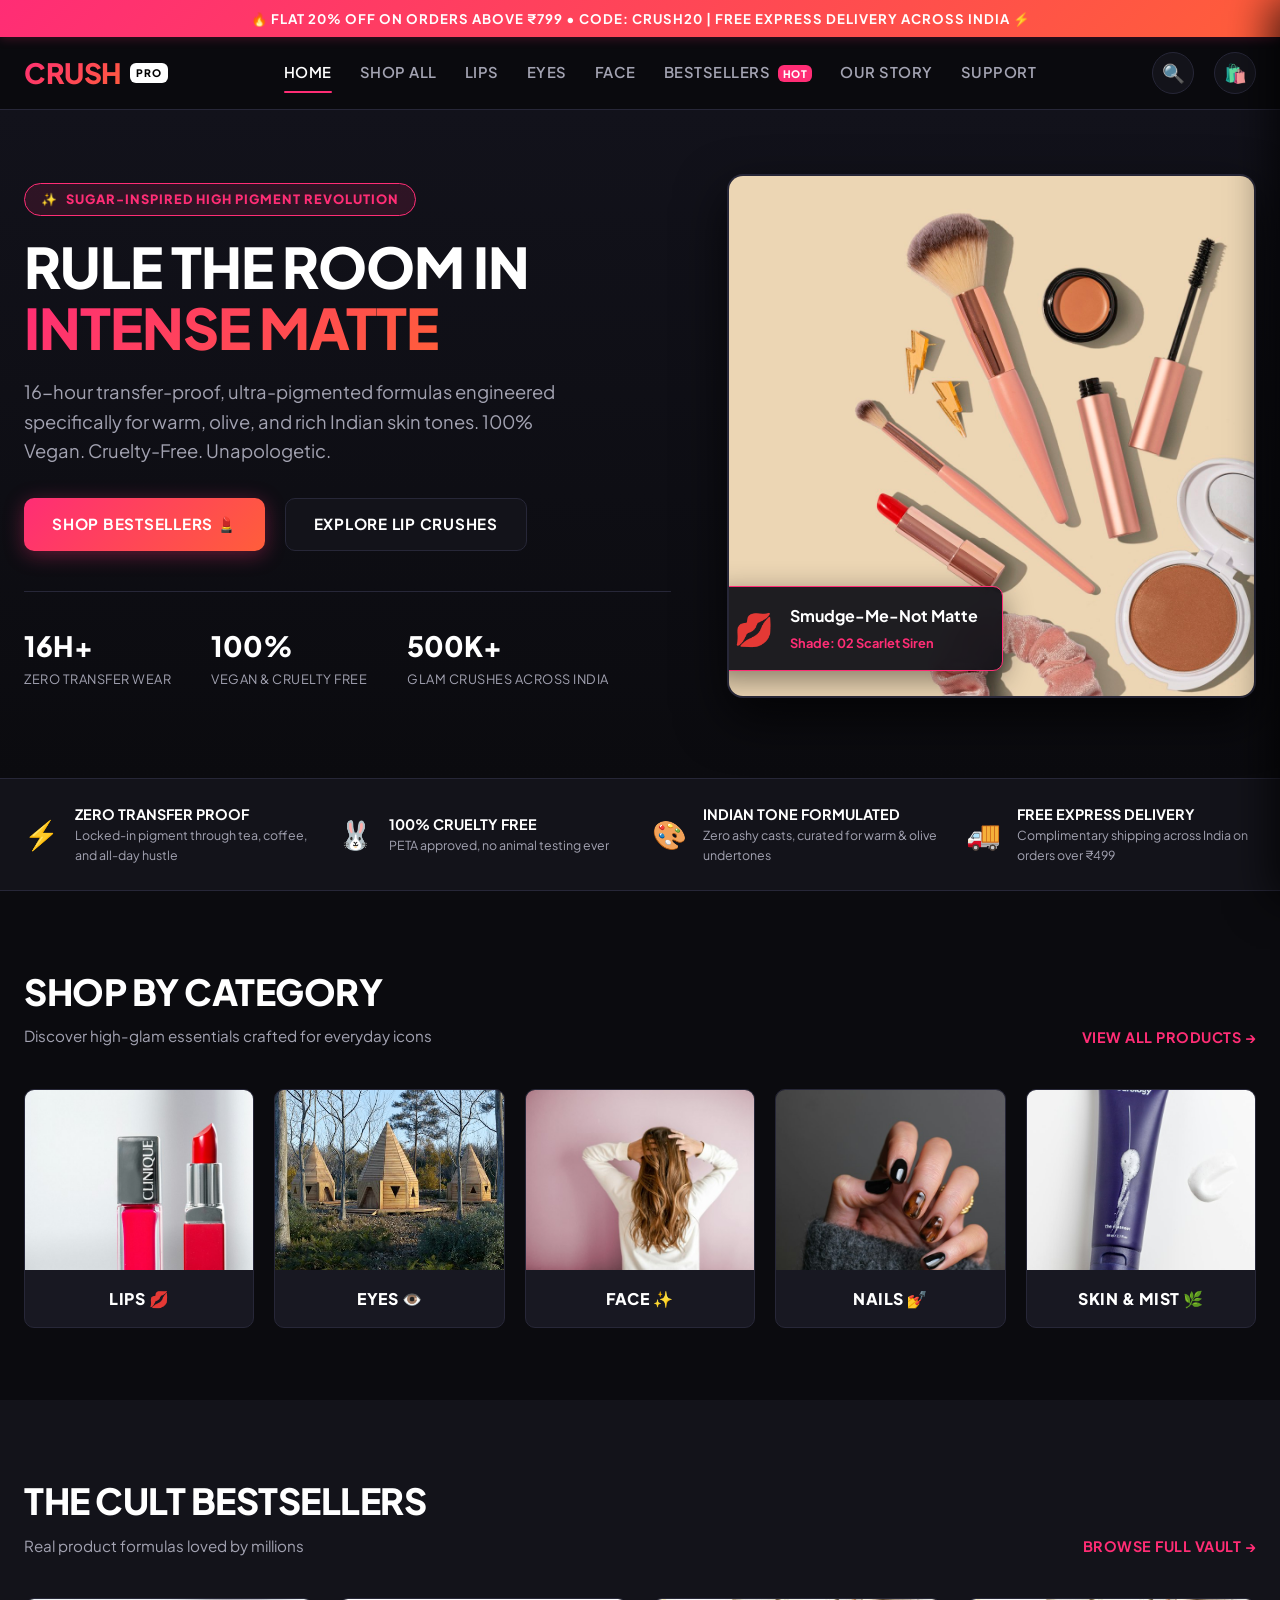
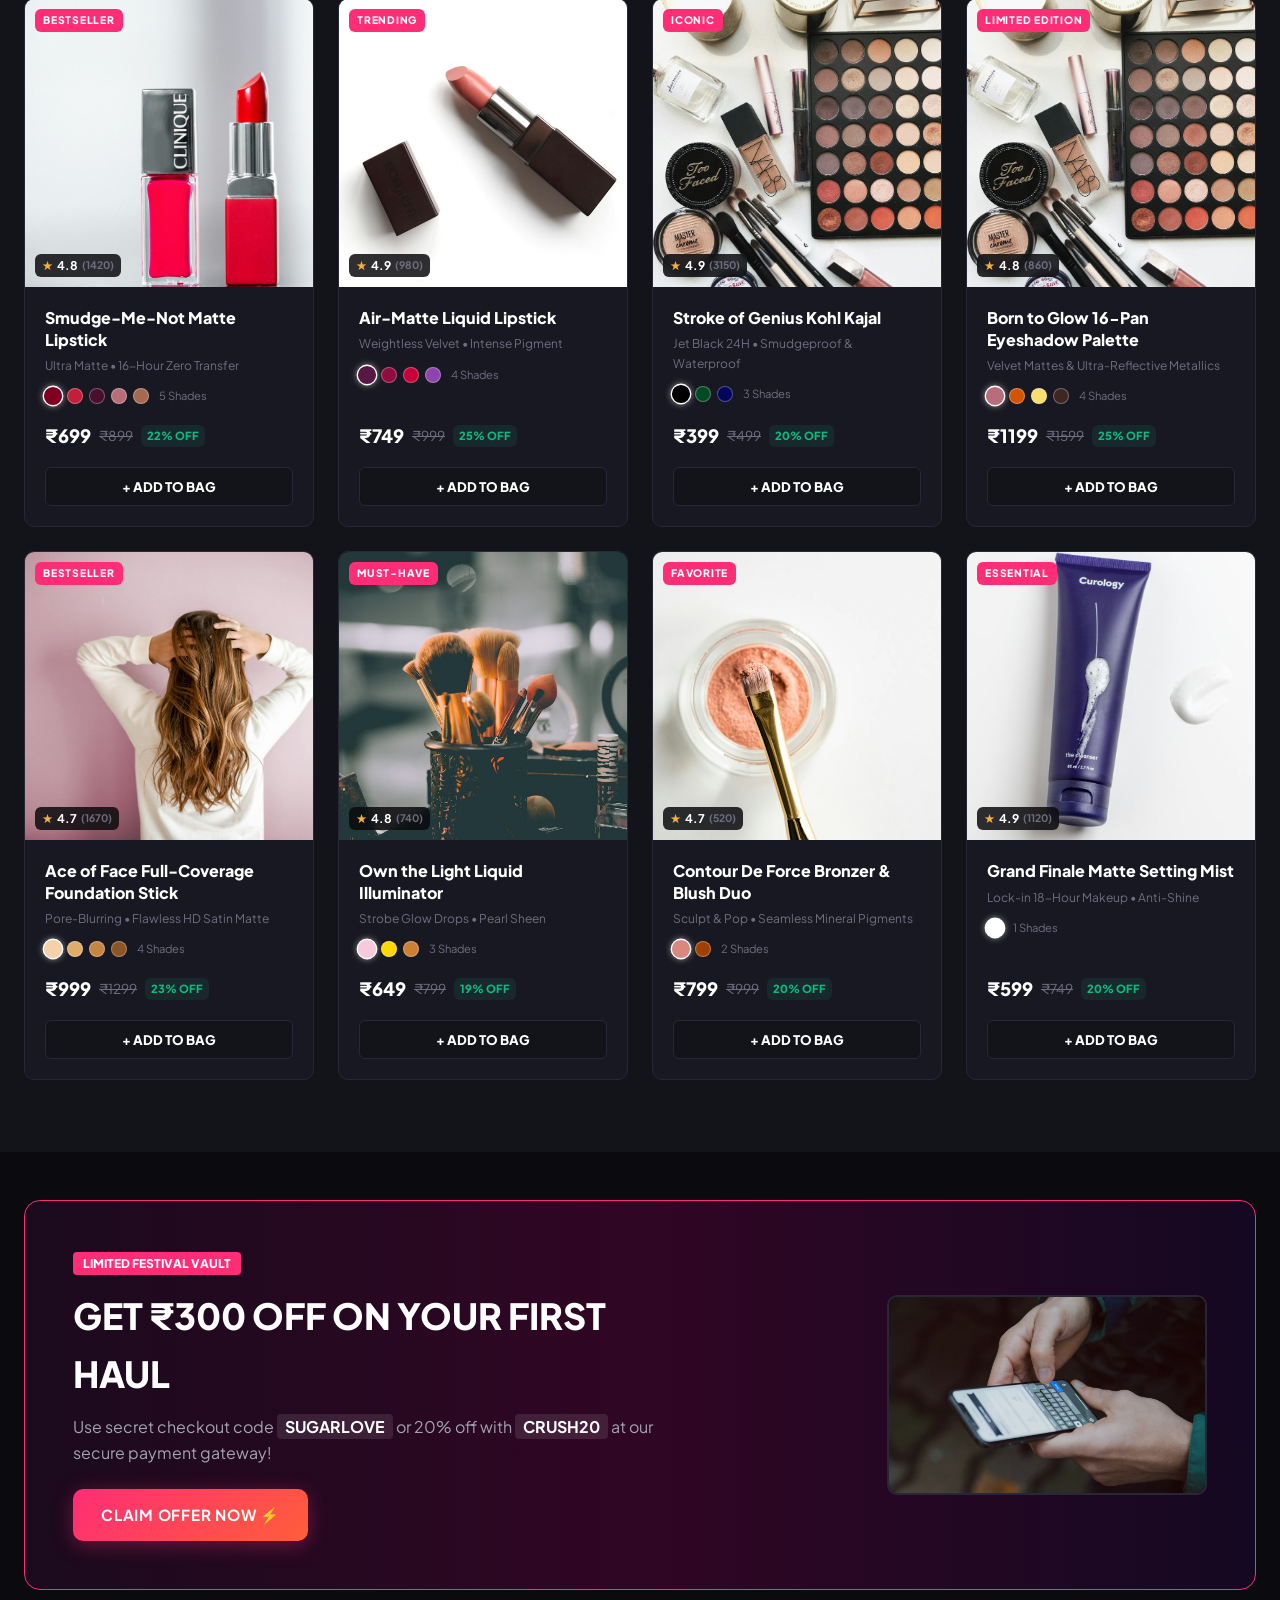
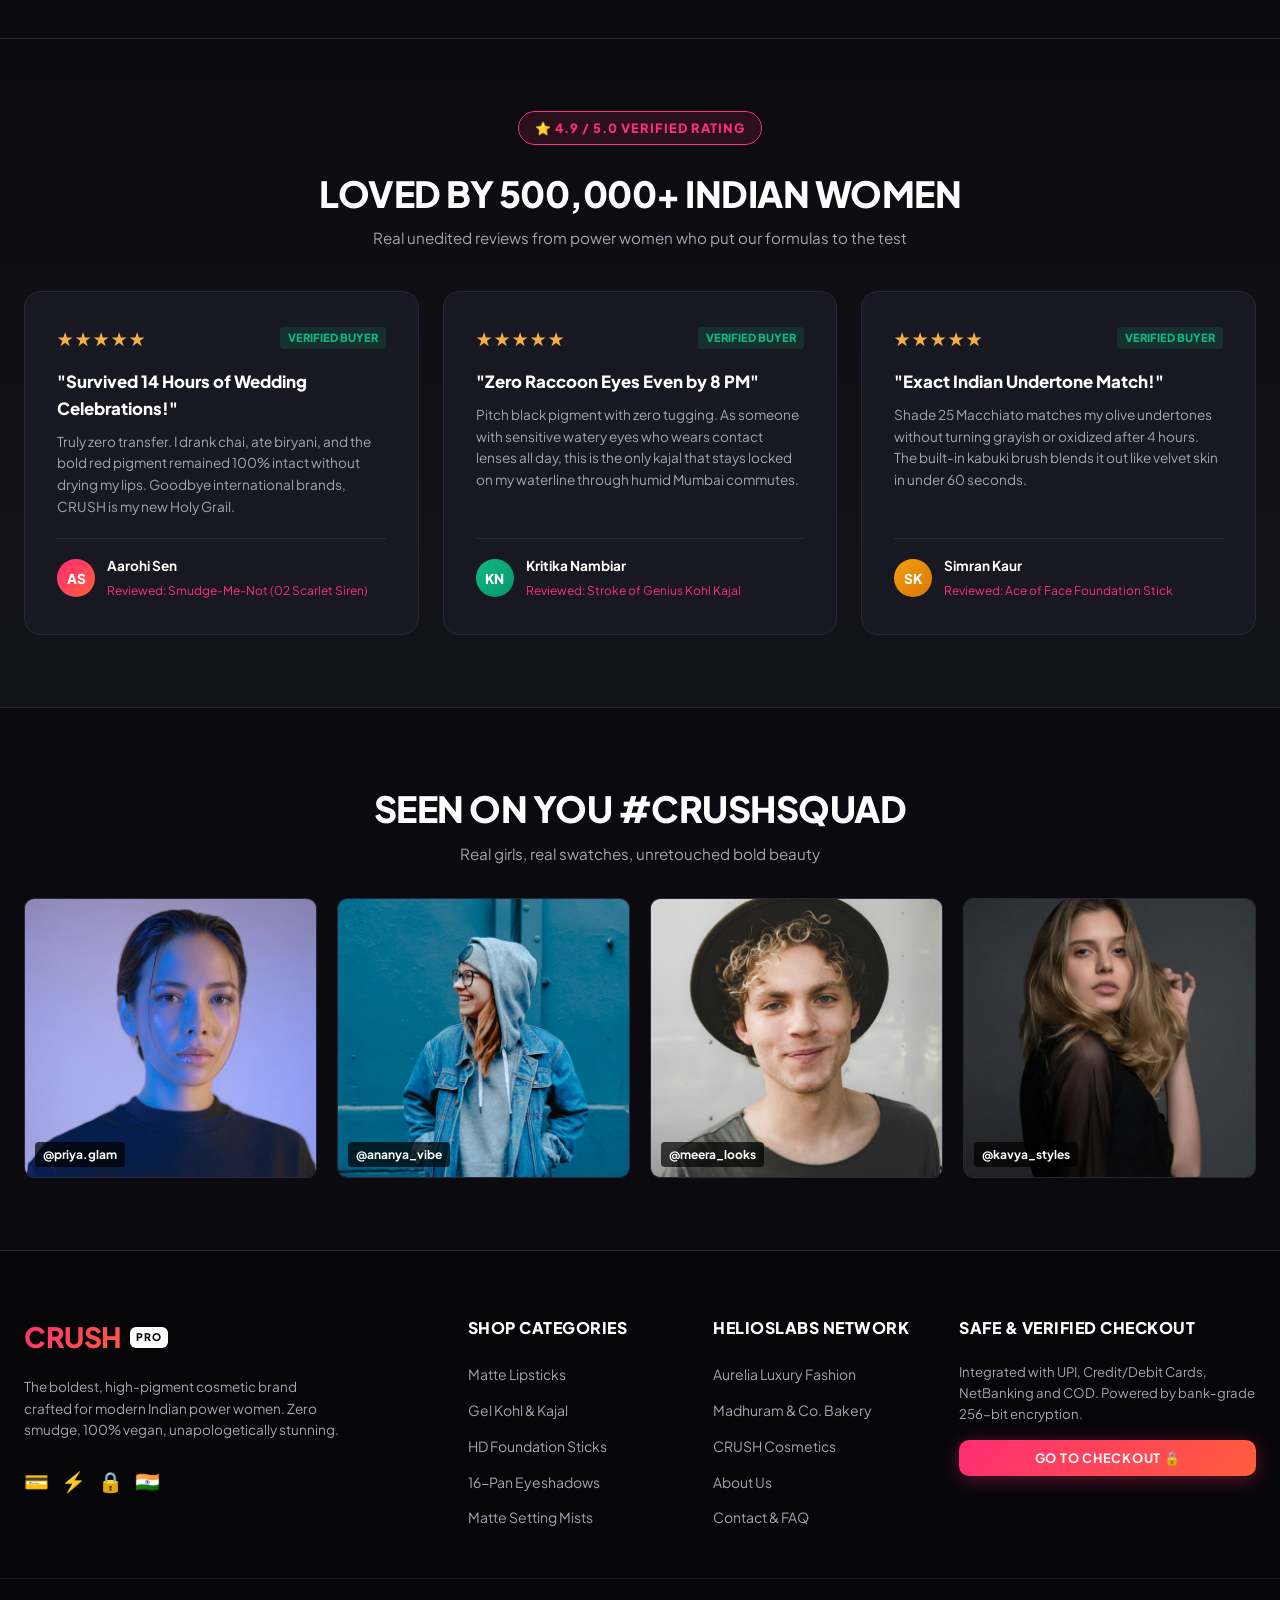
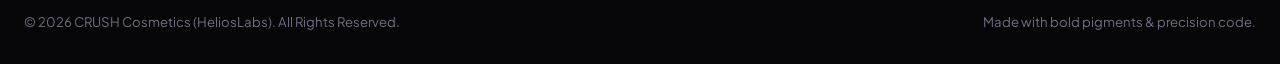
<file: index.html>
<!DOCTYPE html>
<html lang="en">
<head>
  <meta charset="UTF-8">
  <meta name="viewport" content="width=device-width, initial-scale=1.0">
  <title>CRUSH Cosmetics — Unstoppable Bold Beauty • Est. 2026</title>
  <meta name="description" content="Shop high-pigment, transferproof, 100% vegan lipsticks, kajals, foundations, and palettes formulated for Indian skin tones. Experience the bold matte revolution.">
  <link rel="stylesheet" href="css/style.css?v=3.0">
  <link rel="icon" type="image/svg+xml" href="data:image/svg+xml,<svg xmlns='http://www.w3.org/2000/svg' viewBox='0 0 100 100'><text y='.9em' font-size='90'>💄</text></svg>">
</head>
<body>

  <!-- Top Marquee Bar -->
  <div class="top-bar-marquee">
    🔥 FLAT 20% OFF ON ORDERS ABOVE ₹799 • CODE: <strong>CRUSH20</strong> | FREE EXPRESS DELIVERY ACROSS INDIA ⚡
  </div>

  <!-- Header -->
  <header class="site-header">
    <div class="container header-inner">
      <a href="index.html" class="brand-logo">
        <span class="logo-crush">CRUSH</span>
        <span class="logo-tag">PRO</span>
      </a>

      <nav class="desktop-nav">
        <a href="index.html" class="nav-link active">Home</a>
        <a href="shop.html" class="nav-link">Shop All</a>
        <a href="shop.html?cat=lips" class="nav-link">Lips</a>
        <a href="shop.html?cat=eyes" class="nav-link">Eyes</a>
        <a href="shop.html?cat=face" class="nav-link">Face</a>
        <a href="shop.html?sort=rating" class="nav-link">Bestsellers <span class="nav-tag-badge">HOT</span></a>
        <a href="about.html" class="nav-link">Our Story</a>
        <a href="contact.html" class="nav-link">Support</a>
      </nav>

      <div class="header-actions">
        <a href="shop.html" class="icon-btn" title="Search Products">🔍</a>
        <a href="cart.html" class="icon-btn open-mini-cart-btn" title="Shopping Bag">
          🛍️
          <span class="badge-count cart-badge-count" style="display: none;">0</span>
        </a>
      </div>
    </div>
  </header>

  <!-- Hero Section -->
  <section class="hero-sugar">
    <div class="container hero-grid">
      <div class="hero-content">
        <div class="hero-pill-badge">
          <span>✨</span> SUGAR-INSPIRED HIGH PIGMENT REVOLUTION
        </div>
        <h1 class="hero-title">
          RULE THE ROOM IN <span class="gradient-text">INTENSE MATTE</span>
        </h1>
        <p class="hero-sub">
          16-hour transfer-proof, ultra-pigmented formulas engineered specifically for warm, olive, and rich Indian skin tones. 100% Vegan. Cruelty-Free. Unapologetic.
        </p>
        <div class="hero-cta-group">
          <a href="shop.html" class="btn btn-primary">Shop Bestsellers 💄</a>
          <a href="shop.html?cat=lips" class="btn btn-secondary">Explore Lip Crushes</a>
        </div>
        <div class="hero-stats">
          <div class="stat-item">
            <h4>16H+</h4>
            <p>Zero Transfer Wear</p>
          </div>
          <div class="stat-item">
            <h4>100%</h4>
            <p>Vegan & Cruelty Free</p>
          </div>
          <div class="stat-item">
            <h4>500K+</h4>
            <p>Glam Crushes Across India</p>
          </div>
        </div>
      </div>

      <div class="hero-visual">
        <div class="hero-image-frame">
          <img src="assets/images/hero_model.jpg" alt="Bold Runway Model wearing CRUSH Matte Lipstick and Dramatic Eyes" width="600" height="520">
          <div class="floating-hero-badge">
            <span class="badge-icon">💋</span>
            <div>
              <strong>Smudge-Me-Not Matte</strong>
              <span>Shade: 02 Scarlet Siren</span>
            </div>
          </div>
        </div>
      </div>
    </div>
  </section>

  <!-- Brand Creed Bar -->
  <section class="brand-creed-bar">
    <div class="container creed-grid">
      <div class="creed-item">
        <div class="creed-icon">⚡</div>
        <div class="creed-text">
          <h5>Zero Transfer Proof</h5>
          <p>Locked-in pigment through tea, coffee, and all-day hustle</p>
        </div>
      </div>
      <div class="creed-item">
        <div class="creed-icon">🐰</div>
        <div class="creed-text">
          <h5>100% Cruelty Free</h5>
          <p>PETA approved, no animal testing ever</p>
        </div>
      </div>
      <div class="creed-item">
        <div class="creed-icon">🎨</div>
        <div class="creed-text">
          <h5>Indian Tone Formulated</h5>
          <p>Zero ashy casts, curated for warm & olive undertones</p>
        </div>
      </div>
      <div class="creed-item">
        <div class="creed-icon">🚚</div>
        <div class="creed-text">
          <h5>Free Express Delivery</h5>
          <p>Complimentary shipping across India on orders over ₹499</p>
        </div>
      </div>
    </div>
  </section>

  <!-- Shop By Category Section -->
  <section class="section-pad">
    <div class="container">
      <div class="section-head">
        <div>
          <h2 class="section-title">Shop By Category</h2>
          <p class="section-subtitle">Discover high-glam essentials crafted for everyday icons</p>
        </div>
        <a href="shop.html" class="view-all-link">View All Products →</a>
      </div>

      <div class="category-grid">
        <a href="shop.html?cat=lips" class="category-tile">
          <img src="assets/images/cat_lips.jpg" alt="Lips Makeup" class="category-tile-img" loading="lazy">
          <div class="category-tile-body">
            <h3 class="category-tile-title">Lips 💋</h3>
          </div>
        </a>
        <a href="shop.html?cat=eyes" class="category-tile">
          <img src="assets/images/cat_eyes.jpg" alt="Eyes Makeup" class="category-tile-img" loading="lazy">
          <div class="category-tile-body">
            <h3 class="category-tile-title">Eyes 👁️</h3>
          </div>
        </a>
        <a href="shop.html?cat=face" class="category-tile">
          <img src="assets/images/cat_face.jpg" alt="Face Makeup" class="category-tile-img" loading="lazy">
          <div class="category-tile-body">
            <h3 class="category-tile-title">Face ✨</h3>
          </div>
        </a>
        <a href="shop.html?cat=nails" class="category-tile">
          <img src="assets/images/cat_nails.jpg" alt="Nails Lacquer" class="category-tile-img" loading="lazy">
          <div class="category-tile-body">
            <h3 class="category-tile-title">Nails 💅</h3>
          </div>
        </a>
        <a href="shop.html?cat=skincare" class="category-tile">
          <img src="assets/images/cat_skincare.jpg" alt="Clean Skincare" class="category-tile-img" loading="lazy">
          <div class="category-tile-body">
            <h3 class="category-tile-title">Skin & Mist 🌿</h3>
          </div>
        </a>
      </div>
    </div>
  </section>

  <!-- Cult Bestsellers Section -->
  <section class="section-pad" style="background: var(--bg-secondary);">
    <div class="container">
      <div class="section-head">
        <div>
          <h2 class="section-title">The Cult Bestsellers</h2>
          <p class="section-subtitle">Real product formulas loved by millions</p>
        </div>
        <a href="shop.html?sort=rating" class="view-all-link">Browse Full Vault →</a>
      </div>

      <div class="products-grid" id="home-bestsellers-grid">
        <!-- Rendered dynamically by script with real images & shade selectors -->
      </div>
    </div>
  </section>

  <!-- Big Promo Banner -->
  <section class="container" style="margin: 3rem auto;">
    <div style="background: linear-gradient(90deg, #1b0a1d 0%, #300624 50%, #150821 100%); border: 1px solid var(--accent-pink); border-radius: var(--radius-lg); padding: 3rem; display: flex; align-items: center; justify-content: space-between; flex-wrap: wrap; gap: 2rem;">
      <div style="max-width: 600px;">
        <span style="background: var(--accent-pink); color: #fff; font-size: 0.75rem; font-weight: 800; padding: 4px 10px; border-radius: 4px; text-transform: uppercase;">Limited Festival Vault</span>
        <h2 style="font-size: 2.25rem; font-weight: 900; margin: 0.75rem 0; text-transform: uppercase;">GET ₹300 OFF ON YOUR FIRST HAUL</h2>
        <p style="color: var(--text-secondary); margin-bottom: 1.5rem;">Use secret checkout code <strong style="color: #fff; background: rgba(255,255,255,0.1); padding: 2px 8px; border-radius: 4px;">SUGARLOVE</strong> or 20% off with <strong style="color: #fff; background: rgba(255,255,255,0.1); padding: 2px 8px; border-radius: 4px;">CRUSH20</strong> at our secure payment gateway!</p>
        <a href="shop.html" class="btn btn-primary">Claim Offer Now ⚡</a>
      </div>
      <div style="display: flex; gap: 1rem; align-items: center;">
        <img src="assets/images/hero_banner_2.jpg" alt="Beauty Promo" style="width: 320px; height: 200px; object-fit: cover; border-radius: var(--radius-md); border: 2px solid var(--border-color);">
      </div>
    </div>
  </section>

  
  <!-- Verified Customer Reviews Section -->
  <section class="section-pad" style="background: linear-gradient(180deg, var(--bg-primary) 0%, var(--bg-secondary) 100%); border-top: 1px solid var(--border-color); border-bottom: 1px solid var(--border-color);">
    <div class="container">
      <div class="section-head" style="text-align: center; display: block; margin-bottom: 2.5rem;">
        <span class="hero-pill-badge">⭐ 4.9 / 5.0 VERIFIED RATING</span>
        <h2 class="section-title">LOVED BY 500,000+ INDIAN WOMEN</h2>
        <p class="section-subtitle">Real unedited reviews from power women who put our formulas to the test</p>
      </div>

      <div style="display: grid; grid-template-columns: repeat(3, 1fr); gap: 1.5rem;">
        <!-- Review 1 -->
        <div style="background: var(--bg-card); padding: 2rem; border-radius: var(--radius-lg); border: 1px solid var(--border-color); display: flex; flex-direction: column; justify-content: space-between;">
          <div>
            <div style="display: flex; justify-content: space-between; align-items: center; margin-bottom: 1rem;">
              <div style="color: var(--gold); font-size: 1.15rem; letter-spacing: 2px;">★★★★★</div>
              <span style="font-size: 0.7rem; background: rgba(16, 185, 129, 0.15); color: var(--success); font-weight: 800; padding: 2px 8px; border-radius: 4px;">VERIFIED BUYER</span>
            </div>
            <h4 style="font-size: 1.05rem; font-weight: 800; color: #fff; margin-bottom: 0.5rem;">"Survived 14 Hours of Wedding Celebrations!"</h4>
            <p style="font-size: 0.85rem; color: var(--text-secondary); line-height: 1.6; margin-bottom: 1.25rem;">
              Truly zero transfer. I drank chai, ate biryani, and the bold red pigment remained 100% intact without drying my lips. Goodbye international brands, CRUSH is my new Holy Grail.
            </p>
          </div>
          <div style="display: flex; align-items: center; gap: 0.75rem; border-top: 1px solid var(--border-color); padding-top: 1rem;">
            <div style="width: 38px; height: 38px; border-radius: 50%; background: linear-gradient(135deg, #ff2d75, #ff5e3a); display: flex; align-items: center; justify-content: center; font-weight: 800; font-size: 0.85rem; color: #fff;">AS</div>
            <div>
              <strong style="font-size: 0.85rem; display: block; color: #fff;">Aarohi Sen</strong>
              <small style="color: var(--accent-pink); font-size: 0.75rem;">Reviewed: Smudge-Me-Not (02 Scarlet Siren)</small>
            </div>
          </div>
        </div>

        <!-- Review 2 -->
        <div style="background: var(--bg-card); padding: 2rem; border-radius: var(--radius-lg); border: 1px solid var(--border-color); display: flex; flex-direction: column; justify-content: space-between;">
          <div>
            <div style="display: flex; justify-content: space-between; align-items: center; margin-bottom: 1rem;">
              <div style="color: var(--gold); font-size: 1.15rem; letter-spacing: 2px;">★★★★★</div>
              <span style="font-size: 0.7rem; background: rgba(16, 185, 129, 0.15); color: var(--success); font-weight: 800; padding: 2px 8px; border-radius: 4px;">VERIFIED BUYER</span>
            </div>
            <h4 style="font-size: 1.05rem; font-weight: 800; color: #fff; margin-bottom: 0.5rem;">"Zero Raccoon Eyes Even by 8 PM"</h4>
            <p style="font-size: 0.85rem; color: var(--text-secondary); line-height: 1.6; margin-bottom: 1.25rem;">
              Pitch black pigment with zero tugging. As someone with sensitive watery eyes who wears contact lenses all day, this is the only kajal that stays locked on my waterline through humid Mumbai commutes.
            </p>
          </div>
          <div style="display: flex; align-items: center; gap: 0.75rem; border-top: 1px solid var(--border-color); padding-top: 1rem;">
            <div style="width: 38px; height: 38px; border-radius: 50%; background: linear-gradient(135deg, #10b981, #059669); display: flex; align-items: center; justify-content: center; font-weight: 800; font-size: 0.85rem; color: #fff;">KN</div>
            <div>
              <strong style="font-size: 0.85rem; display: block; color: #fff;">Kritika Nambiar</strong>
              <small style="color: var(--accent-pink); font-size: 0.75rem;">Reviewed: Stroke of Genius Kohl Kajal</small>
            </div>
          </div>
        </div>

        <!-- Review 3 -->
        <div style="background: var(--bg-card); padding: 2rem; border-radius: var(--radius-lg); border: 1px solid var(--border-color); display: flex; flex-direction: column; justify-content: space-between;">
          <div>
            <div style="display: flex; justify-content: space-between; align-items: center; margin-bottom: 1rem;">
              <div style="color: var(--gold); font-size: 1.15rem; letter-spacing: 2px;">★★★★★</div>
              <span style="font-size: 0.7rem; background: rgba(16, 185, 129, 0.15); color: var(--success); font-weight: 800; padding: 2px 8px; border-radius: 4px;">VERIFIED BUYER</span>
            </div>
            <h4 style="font-size: 1.05rem; font-weight: 800; color: #fff; margin-bottom: 0.5rem;">"Exact Indian Undertone Match!"</h4>
            <p style="font-size: 0.85rem; color: var(--text-secondary); line-height: 1.6; margin-bottom: 1.25rem;">
              Shade 25 Macchiato matches my olive undertones without turning grayish or oxidized after 4 hours. The built-in kabuki brush blends it out like velvet skin in under 60 seconds.
            </p>
          </div>
          <div style="display: flex; align-items: center; gap: 0.75rem; border-top: 1px solid var(--border-color); padding-top: 1rem;">
            <div style="width: 38px; height: 38px; border-radius: 50%; background: linear-gradient(135deg, #f59e0b, #d97706); display: flex; align-items: center; justify-content: center; font-weight: 800; font-size: 0.85rem; color: #fff;">SK</div>
            <div>
              <strong style="font-size: 0.85rem; display: block; color: #fff;">Simran Kaur</strong>
              <small style="color: var(--accent-pink); font-size: 0.75rem;">Reviewed: Ace of Face Foundation Stick</small>
            </div>
          </div>
        </div>
      </div>
    </div>
  </section>

  <!-- Real Instagram / Influencer Gallery -->
  <section class="section-pad">
    <div class="container">
      <div class="section-head" style="text-align: center; display: block; margin-bottom: 2rem;">
        <h2 class="section-title">Seen On You #CRUSHSquad</h2>
        <p class="section-subtitle">Real girls, real swatches, unretouched bold beauty</p>
      </div>

      <div style="display: grid; grid-template-columns: repeat(4, 1fr); gap: 1.25rem;">
        <div style="position: relative; border-radius: var(--radius-md); overflow: hidden; height: 280px; border: 1px solid var(--border-color);">
          <img src="assets/images/insta_1.jpg" alt="Instagram Makeup Look" style="width: 100%; height: 100%; object-fit: cover;">
          <div style="position: absolute; bottom: 10px; left: 10px; background: rgba(0,0,0,0.7); padding: 3px 8px; border-radius: 4px; font-size: 0.75rem; font-weight: 700;">@priya.glam</div>
        </div>
        <div style="position: relative; border-radius: var(--radius-md); overflow: hidden; height: 280px; border: 1px solid var(--border-color);">
          <img src="assets/images/insta_2.jpg" alt="Instagram Makeup Look" style="width: 100%; height: 100%; object-fit: cover;">
          <div style="position: absolute; bottom: 10px; left: 10px; background: rgba(0,0,0,0.7); padding: 3px 8px; border-radius: 4px; font-size: 0.75rem; font-weight: 700;">@ananya_vibe</div>
        </div>
        <div style="position: relative; border-radius: var(--radius-md); overflow: hidden; height: 280px; border: 1px solid var(--border-color);">
          <img src="assets/images/insta_3.jpg" alt="Instagram Makeup Look" style="width: 100%; height: 100%; object-fit: cover;">
          <div style="position: absolute; bottom: 10px; left: 10px; background: rgba(0,0,0,0.7); padding: 3px 8px; border-radius: 4px; font-size: 0.75rem; font-weight: 700;">@meera_looks</div>
        </div>
        <div style="position: relative; border-radius: var(--radius-md); overflow: hidden; height: 280px; border: 1px solid var(--border-color);">
          <img src="assets/images/insta_4.jpg" alt="Instagram Makeup Look" style="width: 100%; height: 100%; object-fit: cover;">
          <div style="position: absolute; bottom: 10px; left: 10px; background: rgba(0,0,0,0.7); padding: 3px 8px; border-radius: 4px; font-size: 0.75rem; font-weight: 700;">@kavya_styles</div>
        </div>
      </div>
    </div>
  </section>

  <!-- Slide-Over Mini Cart Drawer -->
  <div class="mini-cart-overlay" id="mini-cart-overlay"></div>
  <aside class="mini-cart-drawer" id="mini-cart-drawer">
    <div class="mini-cart-header">
      <h3>Shopping Bag (<span class="cart-badge-count">0</span>)</h3>
      <button class="close-drawer-btn" id="mini-cart-close" aria-label="Close Bag">&times;</button>
    </div>
    <div class="mini-cart-items" id="mini-cart-items">
      <!-- Injected by cart.js -->
    </div>
    <div class="mini-cart-footer" id="mini-cart-footer">
      <!-- Injected by cart.js -->
    </div>
  </aside>

  <!-- Footer -->
  <footer class="site-footer">
    <div class="container footer-grid">
      <div class="footer-col">
        <div class="brand-logo" style="margin-bottom: 1rem;">
          <span class="logo-crush">CRUSH</span>
          <span class="logo-tag">PRO</span>
        </div>
        <p style="font-size: 0.85rem; color: var(--text-secondary); max-width: 320px; margin-bottom: 1.5rem;">
          The boldest, high-pigment cosmetic brand crafted for modern Indian power women. Zero smudge, 100% vegan, unapologetically stunning.
        </p>
        <div class="payment-partner-icons">
          <span>💳</span> <span>⚡</span> <span>🔒</span> <span>🇮🇳</span>
        </div>
      </div>

      <div class="footer-col">
        <h4>Shop Categories</h4>
        <ul class="footer-links">
          <li><a href="shop.html?cat=lips">Matte Lipsticks</a></li>
          <li><a href="shop.html?cat=eyes">Gel Kohl & Kajal</a></li>
          <li><a href="shop.html?cat=face">HD Foundation Sticks</a></li>
          <li><a href="shop.html?cat=eyes">16-Pan Eyeshadows</a></li>
          <li><a href="shop.html?cat=skincare">Matte Setting Mists</a></li>
        </ul>
      </div>

      <div class="footer-col">
        <h4>HeliosLabs Network</h4>
        <ul class="footer-links">
          <li><a href="https://shop.helioslabs.in/" target="_blank">Aurelia Luxury Fashion</a></li>
          <li><a href="https://store.helioslabs.in/" target="_blank">Madhuram & Co. Bakery</a></li>
          <li><a href="https://beauty.helioslabs.in/">CRUSH Cosmetics</a></li>
          <li><a href="about.html">About Us</a></li>
          <li><a href="contact.html">Contact & FAQ</a></li>
        </ul>
      </div>

      <div class="footer-col">
        <h4>Safe & Verified Checkout</h4>
        <p style="font-size: 0.825rem; color: var(--text-secondary); margin-bottom: 1rem;">
          Integrated with UPI, Credit/Debit Cards, NetBanking and COD. Powered by bank-grade 256-bit encryption.
        </p>
        <a href="checkout.html" class="btn btn-primary btn-sm btn-block">Go to Checkout 🔒</a>
      </div>
    </div>

    <div class="container footer-bottom">
      <p>© 2026 CRUSH Cosmetics (HeliosLabs). All Rights Reserved.</p>
      <p>Made with bold pigments & precision code.</p>
    </div>
  </footer>

  <!-- Scripts -->
  <script src="js/products.js"></script>
  <script src="js/cart.js"></script>
  <script src="js/gateway.js"></script>
  <script>
    // Render Home Bestsellers
    document.addEventListener('DOMContentLoaded', () => {
      const grid = document.getElementById('home-bestsellers-grid');
      if (!grid) return;

      const bestsellers = PRODUCTS.slice(0, 8);
      grid.innerHTML = bestsellers.map(p => {
        const discountPercent = Math.round(((p.originalPrice - p.price) / p.originalPrice) * 100);
        const shadesHtml = p.shades.map((s, idx) => `
          <span class="shade-circle ${idx === 0 ? 'active' : ''}" 
                style="background-color: ${s.color};" 
                title="${s.name}" 
                data-product-id="${p.id}" 
                data-shade="${s.name}"></span>
        `).join('');

        return `
          <div class="product-card">
            <div class="product-media">
              <span class="product-badge">${p.badge}</span>
              <a href="product.html?id=${p.id}">
                <img src="${p.image}" alt="${p.name}" loading="lazy">
              </a>
              <div class="product-rating">
                <span class="star">★</span>
                <span>${p.rating}</span>
                <span style="color: var(--text-muted); font-size: 0.65rem;">(${p.reviewsCount})</span>
              </div>
            </div>
            <div class="product-card-body">
              <h3 class="product-title">
                <a href="product.html?id=${p.id}">${p.name}</a>
              </h3>
              <p class="product-tagline">${p.tagline}</p>
              
              <div class="product-shades-preview">
                ${shadesHtml}
                <span class="shades-count">${p.shades.length} Shades</span>
              </div>

              <div class="product-price-row">
                <span class="price-current">₹${p.price}</span>
                <span class="price-original">₹${p.originalPrice}</span>
                <span class="price-discount">${discountPercent}% OFF</span>
              </div>

              <button class="product-card-btn add-to-cart-quick" data-id="${p.id}">
                + Add To Bag
              </button>
            </div>
          </div>
        `;
      }).join('');

      // Add click listeners to Quick Add buttons
      document.querySelectorAll('.add-to-cart-quick').forEach(btn => {
        btn.addEventListener('click', (e) => {
          const card = e.target.closest('.product-card');
          const productId = e.target.dataset.id;
          const activeShadeEl = card.querySelector('.shade-circle.active') || card.querySelector('.shade-circle');
          const shadeName = activeShadeEl ? activeShadeEl.dataset.shade : null;
          Cart.addItem(productId, shadeName, 1);
        });
      });

      // Shade selector clicks
      document.querySelectorAll('.shade-circle').forEach(circle => {
        circle.addEventListener('click', (e) => {
          const siblings = e.target.parentElement.querySelectorAll('.shade-circle');
          siblings.forEach(s => s.classList.remove('active'));
          e.target.classList.add('active');
        });
      });
    });
  </script>
</body>
</html>
</file>
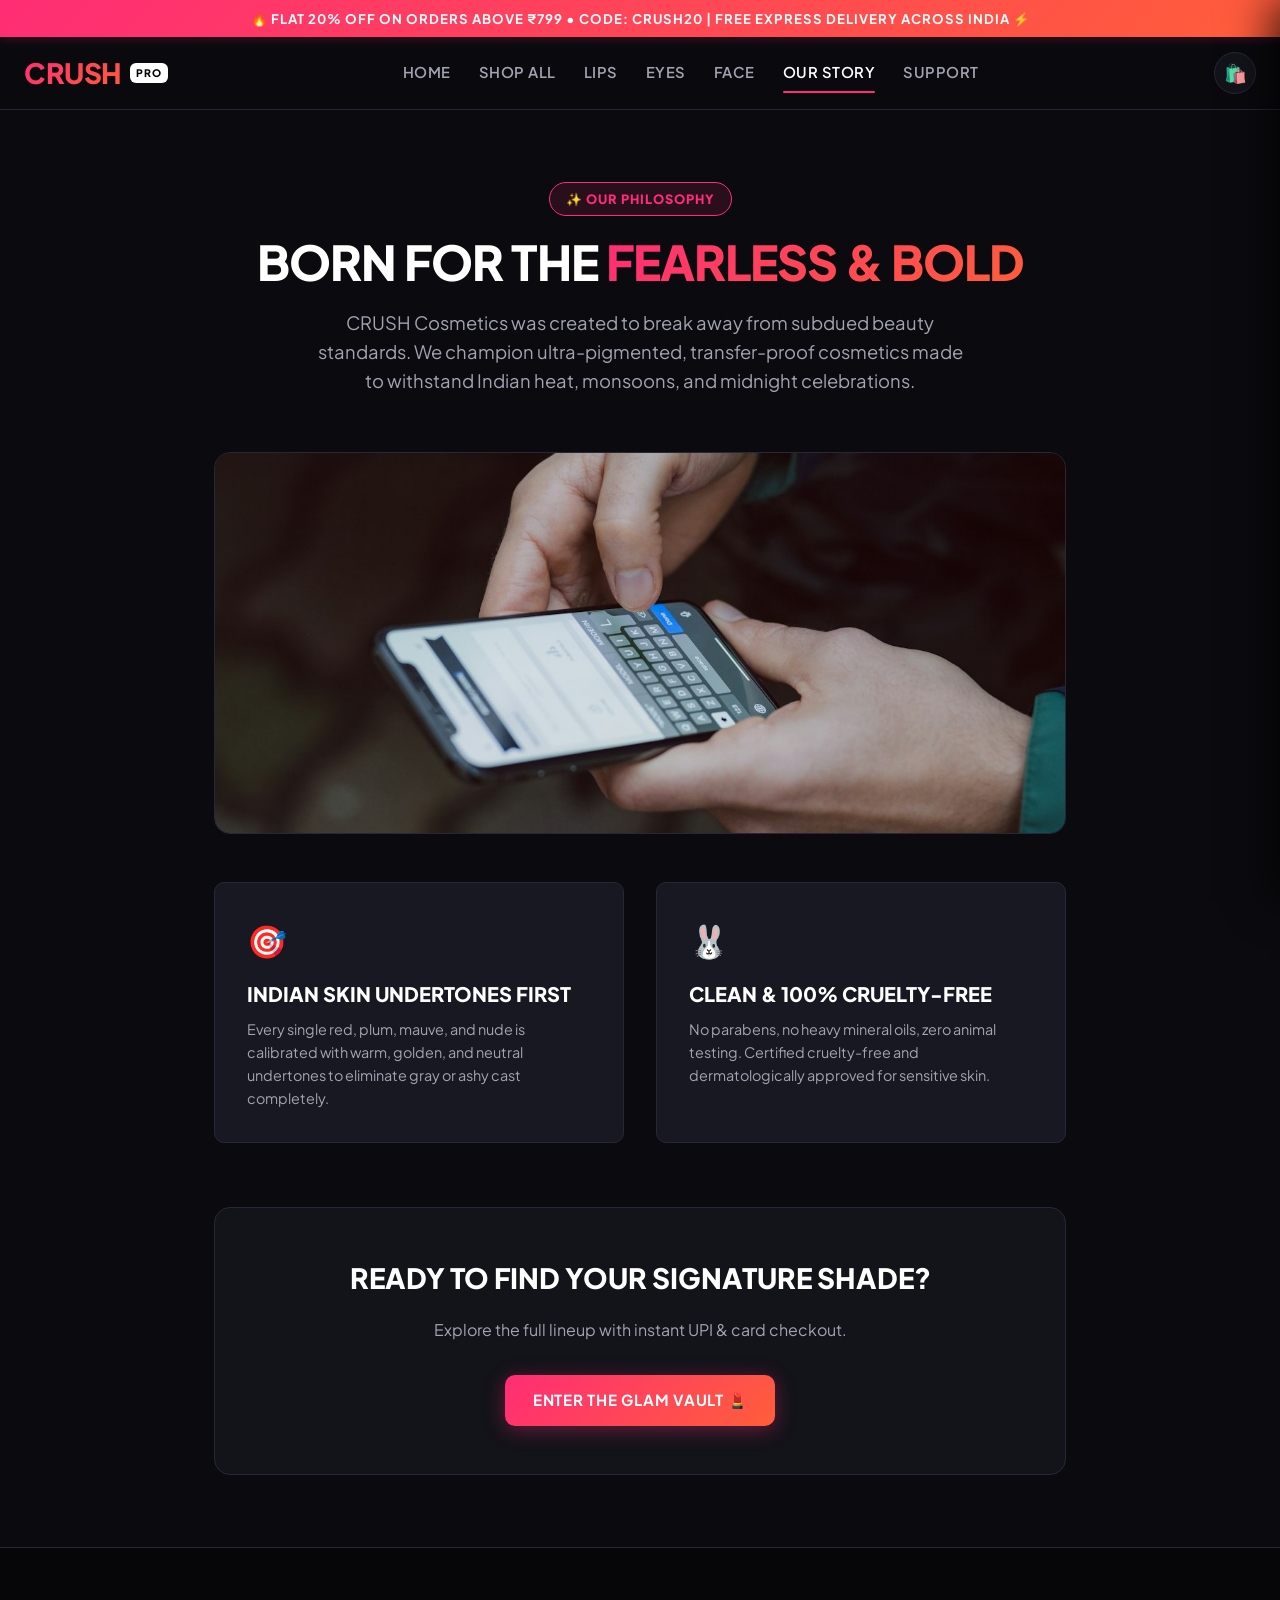
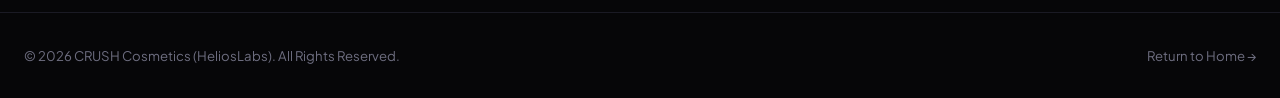
<file: about.html>
<!DOCTYPE html>
<html lang="en">
<head>
  <meta charset="UTF-8">
  <meta name="viewport" content="width=device-width, initial-scale=1.0">
  <title>Our Story & Creed | CRUSH Cosmetics</title>
  <meta name="description" content="Discover the story behind CRUSH Cosmetics: born for unapologetic bold self-expression, high-pigment longwear, and 100% vegan beauty for Indian skin.">
  <link rel="stylesheet" href="css/style.css?v=3.0">
  <link rel="icon" type="image/svg+xml" href="data:image/svg+xml,<svg xmlns='http://www.w3.org/2000/svg' viewBox='0 0 100 100'><text y='.9em' font-size='90'>💄</text></svg>">
</head>
<body>

  <!-- Top Marquee Bar -->
  <div class="top-bar-marquee">
    🔥 FLAT 20% OFF ON ORDERS ABOVE ₹799 • CODE: <strong>CRUSH20</strong> | FREE EXPRESS DELIVERY ACROSS INDIA ⚡
  </div>

  <!-- Header -->
  <header class="site-header">
    <div class="container header-inner">
      <a href="index.html" class="brand-logo">
        <span class="logo-crush">CRUSH</span>
        <span class="logo-tag">PRO</span>
      </a>

      <nav class="desktop-nav">
        <a href="index.html" class="nav-link">Home</a>
        <a href="shop.html" class="nav-link">Shop All</a>
        <a href="shop.html?cat=lips" class="nav-link">Lips</a>
        <a href="shop.html?cat=eyes" class="nav-link">Eyes</a>
        <a href="shop.html?cat=face" class="nav-link">Face</a>
        <a href="about.html" class="nav-link active">Our Story</a>
        <a href="contact.html" class="nav-link">Support</a>
      </nav>

      <div class="header-actions">
        <a href="cart.html" class="icon-btn open-mini-cart-btn" title="Shopping Bag">
          🛍️
          <span class="badge-count cart-badge-count" style="display: none;">0</span>
        </a>
      </div>
    </div>
  </header>

  <main class="section-pad">
    <div class="container" style="max-width: 900px;">
      <div style="text-align: center; margin-bottom: 3.5rem;">
        <span class="hero-pill-badge">✨ OUR PHILOSOPHY</span>
        <h1 class="hero-title" style="font-size: 3rem;">BORN FOR THE <span class="gradient-text">FEARLESS & BOLD</span></h1>
        <p class="hero-sub" style="margin: 0 auto; max-width: 650px;">
          CRUSH Cosmetics was created to break away from subdued beauty standards. We champion ultra-pigmented, transfer-proof cosmetics made to withstand Indian heat, monsoons, and midnight celebrations.
        </p>
      </div>

      <div style="border-radius: var(--radius-lg); overflow: hidden; margin-bottom: 3rem; border: 1px solid var(--border-color);">
        <img src="assets/images/hero_banner_2.jpg" alt="CRUSH Brand Aesthetics" style="width: 100%; height: 380px; object-fit: cover;">
      </div>

      <div style="display: grid; grid-template-columns: 1fr 1fr; gap: 2rem; margin-bottom: 4rem;">
        <div style="background: var(--bg-card); padding: 2rem; border-radius: var(--radius-md); border: 1px solid var(--border-color);">
          <div style="font-size: 2rem; margin-bottom: 0.75rem;">🎯</div>
          <h3 style="font-size: 1.25rem; font-weight: 800; margin-bottom: 0.5rem; text-transform: uppercase;">Indian Skin Undertones First</h3>
          <p style="color: var(--text-secondary); font-size: 0.9rem; line-height: 1.6;">
            Every single red, plum, mauve, and nude is calibrated with warm, golden, and neutral undertones to eliminate gray or ashy cast completely.
          </p>
        </div>

        <div style="background: var(--bg-card); padding: 2rem; border-radius: var(--radius-md); border: 1px solid var(--border-color);">
          <div style="font-size: 2rem; margin-bottom: 0.75rem;">🐰</div>
          <h3 style="font-size: 1.25rem; font-weight: 800; margin-bottom: 0.5rem; text-transform: uppercase;">Clean & 100% Cruelty-Free</h3>
          <p style="color: var(--text-secondary); font-size: 0.9rem; line-height: 1.6;">
            No parabens, no heavy mineral oils, zero animal testing. Certified cruelty-free and dermatologically approved for sensitive skin.
          </p>
        </div>
      </div>

      <div style="text-align: center; background: var(--bg-secondary); padding: 3rem; border-radius: var(--radius-lg); border: 1px solid var(--border-color);">
        <h2 style="font-size: 1.75rem; font-weight: 900; margin-bottom: 1rem; text-transform: uppercase;">Ready to Find Your Signature Shade?</h2>
        <p style="color: var(--text-secondary); margin-bottom: 2rem;">Explore the full lineup with instant UPI & card checkout.</p>
        <a href="shop.html" class="btn btn-primary">Enter The Glam Vault 💄</a>
      </div>
    </div>
  </main>

  <!-- Slide-Over Mini Cart Drawer -->
  <div class="mini-cart-overlay" id="mini-cart-overlay"></div>
  <aside class="mini-cart-drawer" id="mini-cart-drawer">
    <div class="mini-cart-header">
      <h3>Shopping Bag (<span class="cart-badge-count">0</span>)</h3>
      <button class="close-drawer-btn" id="mini-cart-close" aria-label="Close Bag">&times;</button>
    </div>
    <div class="mini-cart-items" id="mini-cart-items"></div>
    <div class="mini-cart-footer" id="mini-cart-footer"></div>
  </aside>

  <!-- Footer -->
  <footer class="site-footer">
    <div class="container footer-bottom">
      <p>© 2026 CRUSH Cosmetics (HeliosLabs). All Rights Reserved.</p>
      <p><a href="index.html">Return to Home →</a></p>
    </div>
  </footer>

  <script src="js/products.js"></script>
  <script src="js/cart.js"></script>
  <script src="js/gateway.js"></script>
</body>
</html>
</file>
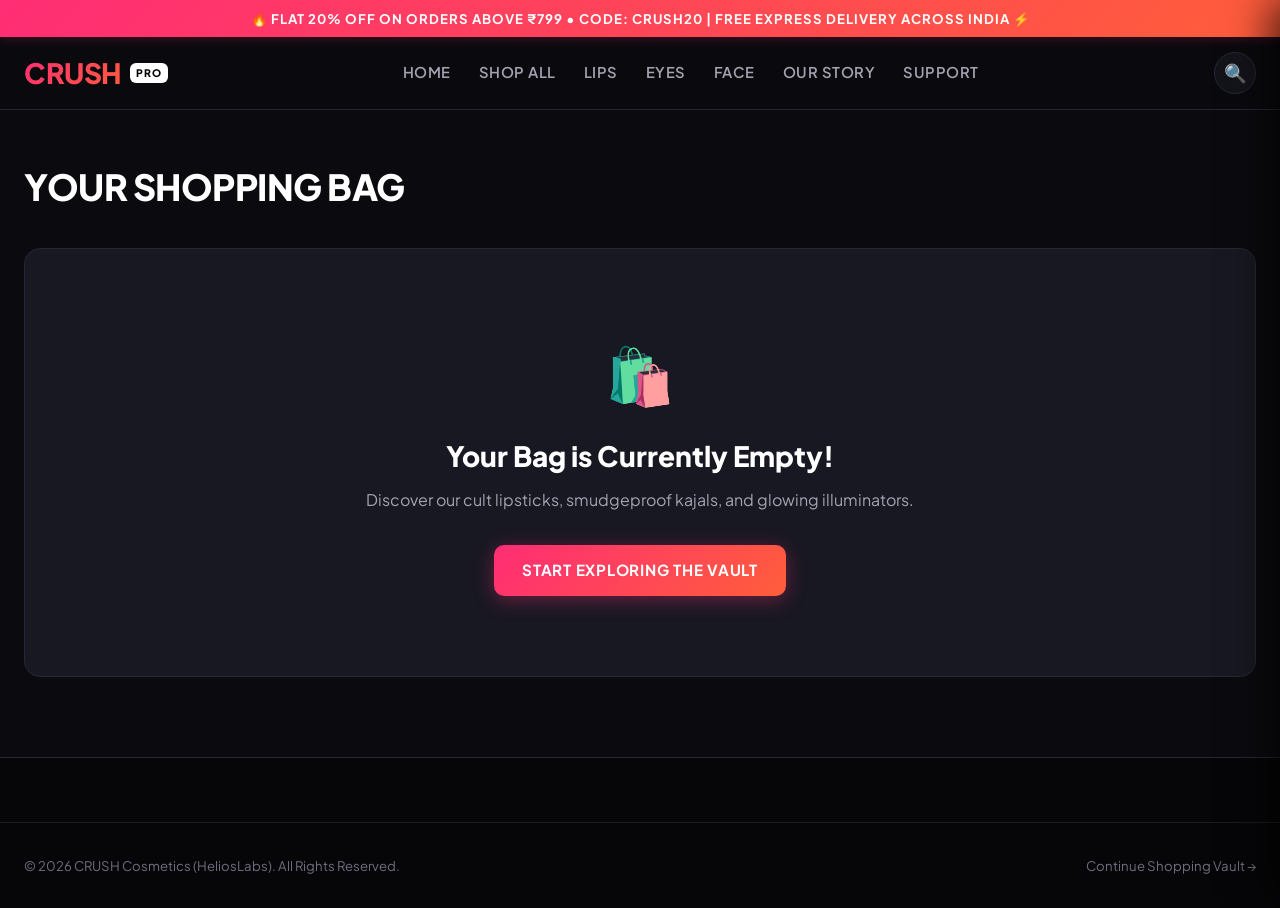
<file: cart.html>
<!DOCTYPE html>
<html lang="en">
<head>
  <meta charset="UTF-8">
  <meta name="viewport" content="width=device-width, initial-scale=1.0">
  <title>Your Glam Bag — CRUSH Cosmetics</title>
  <meta name="description" content="Review your shopping bag, apply promo coupons, and proceed to checkout with our secure payment gateway.">
  <link rel="stylesheet" href="css/style.css?v=3.0">
  <link rel="icon" type="image/svg+xml" href="data:image/svg+xml,<svg xmlns='http://www.w3.org/2000/svg' viewBox='0 0 100 100'><text y='.9em' font-size='90'>💄</text></svg>">
  <style>
    .cart-page-section {
      padding: 3rem 0 5rem;
    }
    .cart-layout {
      display: grid;
      grid-template-columns: 1.5fr 1fr;
      gap: 3rem;
      align-items: start;
    }
    .cart-table-card {
      background: var(--bg-card);
      border: 1px solid var(--border-color);
      border-radius: var(--radius-lg);
      padding: 2rem;
    }
    .cart-summary-card {
      background: var(--bg-card);
      border: 1px solid var(--border-color);
      border-radius: var(--radius-lg);
      padding: 2rem;
      position: sticky;
      top: 100px;
    }
    .cart-item-row {
      display: flex;
      gap: 1.5rem;
      padding: 1.5rem 0;
      border-bottom: 1px solid var(--border-color);
    }
    .cart-item-row:first-child {
      padding-top: 0;
    }
    .cart-item-img {
      width: 90px;
      height: 90px;
      object-fit: cover;
      border-radius: var(--radius-md);
      border: 1px solid var(--border-color);
    }
    .cart-item-details {
      flex: 1;
    }
    .cart-item-title {
      font-size: 1.05rem;
      font-weight: 800;
      margin-bottom: 0.25rem;
    }
    .coupon-box {
      margin: 1.5rem 0;
    }
    .coupon-input-group {
      display: flex;
      gap: 0.5rem;
      margin-top: 0.5rem;
    }
    .coupon-input {
      flex: 1;
      background: var(--bg-secondary);
      border: 1px solid var(--border-color);
      color: #fff;
      padding: 0.75rem 1rem;
      border-radius: var(--radius-md);
      font-weight: 700;
      text-transform: uppercase;
    }
    .coupon-input:focus {
      outline: none;
      border-color: var(--accent-pink);
    }
    .available-coupons {
      display: flex;
      gap: 0.5rem;
      margin-top: 0.75rem;
      flex-wrap: wrap;
    }
    .coupon-tag-btn {
      background: rgba(255, 45, 117, 0.1);
      border: 1px dashed var(--accent-pink);
      color: var(--accent-pink);
      padding: 4px 10px;
      border-radius: var(--radius-sm);
      font-size: 0.75rem;
      font-weight: 800;
      cursor: pointer;
    }
    @media (max-width: 900px) {
      .cart-layout {
        grid-template-columns: 1fr;
      }
    }
  </style>
</head>
<body>

  <!-- Top Marquee Bar -->
  <div class="top-bar-marquee">
    🔥 FLAT 20% OFF ON ORDERS ABOVE ₹799 • CODE: <strong>CRUSH20</strong> | FREE EXPRESS DELIVERY ACROSS INDIA ⚡
  </div>

  <!-- Header -->
  <header class="site-header">
    <div class="container header-inner">
      <a href="index.html" class="brand-logo">
        <span class="logo-crush">CRUSH</span>
        <span class="logo-tag">PRO</span>
      </a>

      <nav class="desktop-nav">
        <a href="index.html" class="nav-link">Home</a>
        <a href="shop.html" class="nav-link">Shop All</a>
        <a href="shop.html?cat=lips" class="nav-link">Lips</a>
        <a href="shop.html?cat=eyes" class="nav-link">Eyes</a>
        <a href="shop.html?cat=face" class="nav-link">Face</a>
        <a href="about.html" class="nav-link">Our Story</a>
        <a href="contact.html" class="nav-link">Support</a>
      </nav>

      <div class="header-actions">
        <a href="shop.html" class="icon-btn" title="Search Products">🔍</a>
      </div>
    </div>
  </header>

  <main class="cart-page-section">
    <div class="container">
      <h1 class="section-title" style="margin-bottom: 2rem;">YOUR SHOPPING BAG</h1>

      <div class="cart-layout" id="cart-content-layout">
        <!-- Rendered by renderCartPage() -->
      </div>
    </div>
  </main>

  <!-- Slide-Over Mini Cart Drawer -->
  <div class="mini-cart-overlay" id="mini-cart-overlay"></div>
  <aside class="mini-cart-drawer" id="mini-cart-drawer">
    <div class="mini-cart-header">
      <h3>Shopping Bag (<span class="cart-badge-count">0</span>)</h3>
      <button class="close-drawer-btn" id="mini-cart-close" aria-label="Close Bag">&times;</button>
    </div>
    <div class="mini-cart-items" id="mini-cart-items"></div>
    <div class="mini-cart-footer" id="mini-cart-footer"></div>
  </aside>

  <!-- Footer -->
  <footer class="site-footer">
    <div class="container footer-bottom">
      <p>© 2026 CRUSH Cosmetics (HeliosLabs). All Rights Reserved.</p>
      <p><a href="shop.html">Continue Shopping Vault →</a></p>
    </div>
  </footer>

  <!-- Scripts -->
  <script src="js/products.js"></script>
  <script src="js/cart.js"></script>
  <script src="js/gateway.js"></script>
  <script>
    function renderCartPage() {
      const container = document.getElementById('cart-content-layout');
      if (!container) return;

      const items = Cart.getItems();
      const calc = Cart.getCalculations();

      if (items.length === 0) {
        container.innerHTML = `
          <div style="grid-column: 1 / -1; text-align: center; padding: 5rem 1rem; background: var(--bg-card); border-radius: var(--radius-lg); border: 1px solid var(--border-color);">
            <div style="font-size: 3.5rem; margin-bottom: 1rem;">🛍️</div>
            <h2 style="font-size: 1.75rem; font-weight: 900; margin-bottom: 0.5rem;">Your Bag is Currently Empty!</h2>
            <p style="color: var(--text-secondary); margin-bottom: 2rem;">Discover our cult lipsticks, smudgeproof kajals, and glowing illuminators.</p>
            <a href="shop.html" class="btn btn-primary">Start Exploring The Vault</a>
          </div>
        `;
        return;
      }

      const itemsHtml = items.map((item, index) => `
        <div class="cart-item-row">
          <img src="${item.image}" alt="${item.name}" class="cart-item-img">
          <div class="cart-item-details">
            <div style="display: flex; justify-content: space-between; align-items: flex-start;">
              <h3 class="cart-item-title">${item.name}</h3>
              <button onclick="Cart.removeItem(${index})" style="color: var(--text-muted); font-size: 1.25rem;">×</button>
            </div>
            <div style="display: flex; align-items: center; gap: 8px; margin: 4px 0 12px; font-size: 0.85rem; color: var(--text-secondary);">
              <span style="display: inline-block; width: 12px; height: 12px; border-radius: 50%; background-color: ${item.shadeColor};"></span>
              <span>Shade: <strong>${item.shade}</strong></span>
            </div>
            <div style="display: flex; justify-content: space-between; align-items: center;">
              <div class="qty-stepper">
                <button onclick="Cart.updateQuantity(${index}, ${item.quantity - 1})">-</button>
                <span>${item.quantity}</span>
                <button onclick="Cart.updateQuantity(${index}, ${item.quantity + 1})">+</button>
              </div>
              <div style="font-size: 1.15rem; font-weight: 800; color: #fff;">
                ₹${item.price * item.quantity}
              </div>
            </div>
          </div>
        </div>
      `).join('');

      container.innerHTML = `
        <div class="cart-table-card">
          <h2 style="font-size: 1.25rem; font-weight: 800; margin-bottom: 1.5rem; text-transform: uppercase;">
            Items in Bag (${Cart.getCount()})
          </h2>
          <div>
            ${itemsHtml}
          </div>
          <div style="margin-top: 1.5rem; display: flex; justify-content: space-between;">
            <a href="shop.html" style="color: var(--accent-pink); font-weight: 700; font-size: 0.9rem;">← Continue Shopping</a>
            <button onclick="if(confirm('Clear entire bag?')) Cart.clear(); renderCartPage();" style="color: var(--text-muted); font-size: 0.85rem;">Clear Entire Bag</button>
          </div>
        </div>

        <div class="cart-summary-card">
          <h2 style="font-size: 1.25rem; font-weight: 800; margin-bottom: 1.25rem; text-transform: uppercase;">
            Order Summary
          </h2>

          <div class="free-shipping-bar" style="background: var(--bg-secondary); padding: 1rem; border-radius: var(--radius-md); border: 1px solid var(--border-color);">
            ${calc.shipping === 0 
              ? '<span class="free-ship-tag">🎉 Congratulations! You unlocked FREE Express Shipping</span>'
              : `<span>Add ₹${calc.amountNeededForFreeShipping} more for <strong>FREE Express Shipping</strong></span>`
            }
            <div class="progress-track"><div class="progress-fill" style="width: ${calc.freeShippingProgress}%"></div></div>
          </div>

          <div class="coupon-box">
            <label style="font-size: 0.85rem; font-weight: 700; text-transform: uppercase; color: var(--text-secondary);">Apply Promo Code</label>
            <div class="coupon-input-group">
              <input type="text" id="cart-coupon-input" class="coupon-input" placeholder="Enter coupon" value="${calc.coupon ? calc.coupon.code : ''}">
              <button class="btn btn-secondary btn-sm" id="cart-apply-coupon-btn">Apply</button>
            </div>
            <div class="available-coupons">
              <button class="coupon-tag-btn" onclick="applyQuickCoupon('CRUSH20')">CRUSH20 (20% OFF)</button>
              <button class="coupon-tag-btn" onclick="applyQuickCoupon('SUGARLOVE')">SUGARLOVE (₹300 OFF)</button>
            </div>
          </div>

          <div style="display: flex; flex-direction: column; gap: 0.75rem; border-top: 1px solid var(--border-color); padding-top: 1rem; margin-bottom: 1.5rem;">
            <div style="display: flex; justify-content: space-between; font-size: 0.95rem; color: var(--text-secondary);">
              <span>Bag Subtotal</span>
              <span>₹${calc.subtotal}</span>
            </div>
            ${calc.discount > 0 ? `
              <div style="display: flex; justify-content: space-between; font-size: 0.95rem; color: var(--accent-pink); font-weight: 700;">
                <span>Discount (${calc.coupon.code})</span>
                <span>-₹${calc.discount}</span>
              </div>
            ` : ''}
            <div style="display: flex; justify-content: space-between; font-size: 0.95rem; color: var(--text-secondary);">
              <span>Express Shipping</span>
              <span>${calc.shipping === 0 ? '<strong style=\"color: var(--success);\">FREE</strong>' : '₹' + calc.shipping}</span>
            </div>
            <div style="display: flex; justify-content: space-between; font-size: 1.35rem; font-weight: 900; color: #fff; border-top: 1px dashed var(--border-color); padding-top: 0.75rem;">
              <span>Grand Total</span>
              <span>₹${calc.total}</span>
            </div>
          </div>

          <a href="checkout.html" class="btn btn-primary btn-block" style="padding: 1rem;">
            Proceed to Payment Gateway 🔒
          </a>
        </div>
      `;

      // Wire coupon button
      document.getElementById('cart-apply-coupon-btn').addEventListener('click', () => {
        const val = document.getElementById('cart-coupon-input').value;
        const res = Cart.applyCoupon(val);
        alert(res.message);
        renderCartPage();
      });
    }

    function applyQuickCoupon(code) {
      const res = Cart.applyCoupon(code);
      alert(res.message);
      renderCartPage();
    }

    document.addEventListener('DOMContentLoaded', () => {
      renderCartPage();
    });
  </script>
</body>
</html>
</file>
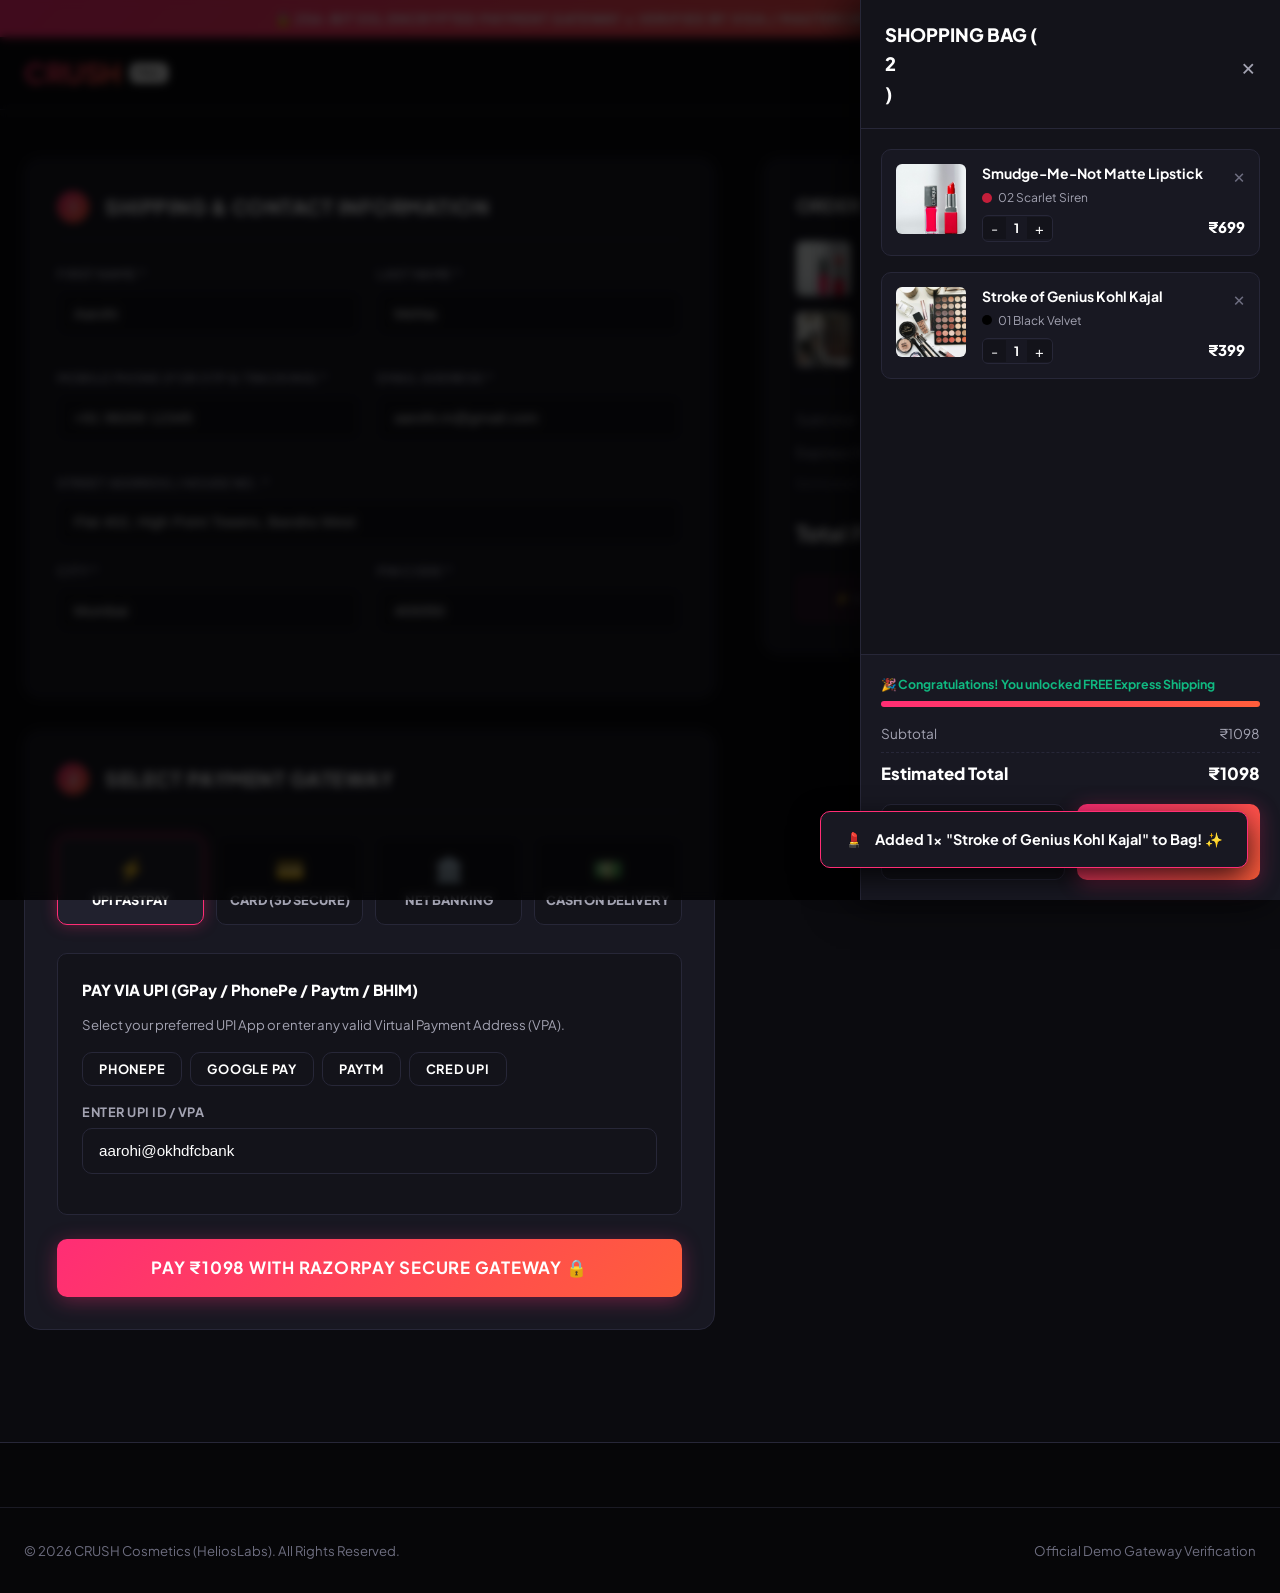
<file: checkout.html>
<!DOCTYPE html>
<html lang="en">
<head>
  <meta charset="UTF-8">
  <meta name="viewport" content="width=device-width, initial-scale=1.0">
  <title>Secure Checkout & Payment Gateway | CRUSH Cosmetics</title>
  <meta name="description" content="Complete your purchase with encrypted UPI, Credit/Debit Card, or Net Banking on CRUSH Cosmetics official store.">
  <link rel="stylesheet" href="css/style.css?v=3.0">
  <link rel="icon" type="image/svg+xml" href="data:image/svg+xml,<svg xmlns='http://www.w3.org/2000/svg' viewBox='0 0 100 100'><text y='.9em' font-size='90'>💄</text></svg>">
  <style>
    .checkout-page {
      padding: 3rem 0 5rem;
    }
    .checkout-grid {
      display: grid;
      grid-template-columns: 1.4fr 1fr;
      gap: 3rem;
      align-items: start;
    }
    .checkout-card {
      background: var(--bg-card);
      border: 1px solid var(--border-color);
      border-radius: var(--radius-lg);
      padding: 2rem;
      margin-bottom: 2rem;
    }
    .step-header {
      display: flex;
      align-items: center;
      gap: 1rem;
      margin-bottom: 1.5rem;
      border-bottom: 1px solid var(--border-color);
      padding-bottom: 1rem;
    }
    .step-number {
      width: 32px;
      height: 32px;
      border-radius: 50%;
      background: var(--accent-gradient);
      color: #fff;
      display: flex;
      align-items: center;
      justify-content: center;
      font-weight: 800;
      font-size: 0.9rem;
    }
    .step-title {
      font-size: 1.25rem;
      font-weight: 800;
      text-transform: uppercase;
      letter-spacing: 0.5px;
    }
    .form-grid-2 {
      display: grid;
      grid-template-columns: 1fr 1fr;
      gap: 1rem;
      margin-bottom: 1rem;
    }
    .form-group {
      display: flex;
      flex-direction: column;
      gap: 0.35rem;
      margin-bottom: 1rem;
    }
    .form-group label {
      font-size: 0.8rem;
      font-weight: 700;
      text-transform: uppercase;
      color: var(--text-secondary);
      letter-spacing: 0.5px;
    }
    .form-control {
      background: var(--bg-secondary);
      border: 1px solid var(--border-color);
      color: #fff;
      padding: 0.85rem 1rem;
      border-radius: var(--radius-md);
      font-size: 0.95rem;
    }
    .form-control:focus {
      outline: none;
      border-color: var(--accent-pink);
      box-shadow: 0 0 12px var(--accent-glow);
    }
    /* Payment Method Tabs */
    .payment-options-grid {
      display: grid;
      grid-template-columns: repeat(4, 1fr);
      gap: 0.75rem;
      margin-bottom: 1.75rem;
    }
    .payment-tab-btn {
      background: var(--bg-secondary);
      border: 1px solid var(--border-color);
      color: var(--text-secondary);
      padding: 1rem 0.5rem;
      border-radius: var(--radius-md);
      display: flex;
      flex-direction: column;
      align-items: center;
      gap: 0.5rem;
      font-size: 0.8rem;
      font-weight: 800;
      text-transform: uppercase;
      cursor: pointer;
      transition: var(--transition);
    }
    .payment-tab-btn .tab-icon {
      font-size: 1.5rem;
    }
    .payment-tab-btn:hover, .payment-tab-btn.active {
      background: var(--bg-card-hover);
      border-color: var(--accent-pink);
      color: #fff;
      box-shadow: 0 0 15px var(--accent-glow);
    }
    .payment-tab-content {
      display: none;
      background: var(--bg-secondary);
      border: 1px solid var(--border-color);
      border-radius: var(--radius-md);
      padding: 1.5rem;
      margin-bottom: 1.5rem;
    }
    .payment-tab-content.active {
      display: block;
    }
    /* Live Card Graphic */
    .live-card-preview {
      background: linear-gradient(135deg, #1f1c2c 0%, #928dab 100%);
      border-radius: var(--radius-lg);
      padding: 1.5rem;
      color: #fff;
      box-shadow: 0 15px 35px rgba(0,0,0,0.5);
      margin-bottom: 1.5rem;
      max-width: 360px;
    }
    .card-top {
      display: flex;
      justify-content: space-between;
      align-items: center;
      margin-bottom: 1.5rem;
    }
    .card-chip {
      width: 40px;
      height: 28px;
      background: #e6b800;
      border-radius: 4px;
    }
    .card-number-disp {
      font-size: 1.25rem;
      font-family: monospace;
      letter-spacing: 2px;
      margin-bottom: 1rem;
    }
    .card-bottom {
      display: flex;
      justify-content: space-between;
      font-size: 0.8rem;
    }
    /* Confirmation Receipt */
    .receipt-container {
      max-width: 760px;
      margin: 0 auto;
      background: var(--bg-card);
      border: 1px solid var(--border-color);
      border-radius: var(--radius-lg);
      padding: 3rem;
      box-shadow: var(--shadow-card);
    }
    .receipt-header {
      text-align: center;
      border-bottom: 1px solid var(--border-color);
      padding-bottom: 2rem;
      margin-bottom: 2rem;
    }
    .success-stamp {
      display: inline-flex;
      align-items: center;
      gap: 0.5rem;
      background: rgba(16, 185, 129, 0.15);
      color: var(--success);
      padding: 6px 14px;
      border-radius: var(--radius-full);
      font-weight: 800;
      font-size: 0.9rem;
      margin-bottom: 1rem;
    }
    @media (max-width: 900px) {
      .checkout-grid {
        grid-template-columns: 1fr;
      }
      .payment-options-grid {
        grid-template-columns: 1fr 1fr;
      }
    }
  </style>
</head>
<body>

  <!-- Top Marquee Bar -->
  <div class="top-bar-marquee">
    🔒 256-BIT SSL ENCRYPTED PAYMENT GATEWAY • VERIFIED BY VISA / MASTERCARD & NPCI BHIM UPI
  </div>

  <!-- Header -->
  <header class="site-header">
    <div class="container header-inner">
      <a href="index.html" class="brand-logo">
        <span class="logo-crush">CRUSH</span>
        <span class="logo-tag">PRO</span>
      </a>

      <div style="font-size: 0.85rem; color: var(--text-secondary); display: flex; align-items: center; gap: 6px;">
        <span>🔒 Secure 256-bit Checkout</span>
      </div>
    </div>
  </header>

  <!-- Checkout Container -->
  <main class="checkout-page">
    <div class="container">
      
      <!-- Checkout Form View -->
      <div class="checkout-grid" id="checkout-form-view">
        
        <!-- Left: Customer Details & Payment Options -->
        <div class="checkout-main">
          
          <!-- Step 1: Shipping Address -->
          <div class="checkout-card">
            <div class="step-header">
              <span class="step-number">1</span>
              <h2 class="step-title">Shipping & Contact Information</h2>
            </div>
            
            <form id="shipping-address-form">
              <div class="form-grid-2">
                <div class="form-group">
                  <label for="cust-first-name">First Name *</label>
                  <input type="text" id="cust-first-name" class="form-control" placeholder="e.g. Ananya" value="Aarohi" required>
                </div>
                <div class="form-group">
                  <label for="cust-last-name">Last Name *</label>
                  <input type="text" id="cust-last-name" class="form-control" placeholder="e.g. Sharma" value="Mehta" required>
                </div>
              </div>

              <div class="form-grid-2">
                <div class="form-group">
                  <label for="cust-phone">Mobile Phone (for OTP & Tracking) *</label>
                  <input type="tel" id="cust-phone" class="form-control" placeholder="+91 98765 43210" value="+91 98200 12345" required>
                </div>
                <div class="form-group">
                  <label for="cust-email">Email Address *</label>
                  <input type="email" id="cust-email" class="form-control" placeholder="ananya@example.com" value="aarohi.m@gmail.com" required>
                </div>
              </div>

              <div class="form-group">
                <label for="cust-address">Street Address / House No. *</label>
                <input type="text" id="cust-address" class="form-control" placeholder="Apt, Suite, Building, Street" value="Flat 402, High Point Towers, Bandra West" required>
              </div>

              <div class="form-grid-2">
                <div class="form-group">
                  <label for="cust-city">City *</label>
                  <input type="text" id="cust-city" class="form-control" placeholder="Mumbai" value="Mumbai" required>
                </div>
                <div class="form-group">
                  <label for="cust-pincode">PIN Code *</label>
                  <input type="text" id="cust-pincode" class="form-control" placeholder="400050" value="400050" required>
                </div>
              </div>
            </form>
          </div>

          <!-- Step 2: Payment Gateway Selection -->
          <div class="checkout-card">
            <div class="step-header">
              <span class="step-number">2</span>
              <h2 class="step-title">Select Payment Gateway</h2>
            </div>

            <div class="payment-options-grid">
              <button type="button" class="payment-tab-btn active" data-tab="tab-upi">
                <span class="tab-icon">⚡</span>
                <span>UPI FastPay</span>
              </button>
              <button type="button" class="payment-tab-btn" data-tab="tab-card">
                <span class="tab-icon">💳</span>
                <span>Card (3D Secure)</span>
              </button>
              <button type="button" class="payment-tab-btn" data-tab="tab-nb">
                <span class="tab-icon">🏛️</span>
                <span>Net Banking</span>
              </button>
              <button type="button" class="payment-tab-btn" data-tab="tab-cod">
                <span class="tab-icon">💵</span>
                <span>Cash on Delivery</span>
              </button>
            </div>

            <!-- Tab 1: UPI -->
            <div class="payment-tab-content active" id="tab-upi">
              <h4 style="font-size: 0.95rem; font-weight: 800; margin-bottom: 0.75rem;">PAY VIA UPI (GPay / PhonePe / Paytm / BHIM)</h4>
              <p style="font-size: 0.825rem; color: var(--text-secondary); margin-bottom: 1rem;">
                Select your preferred UPI App or enter any valid Virtual Payment Address (VPA).
              </p>
              <div style="display: flex; gap: 0.5rem; margin-bottom: 1rem;">
                <button type="button" class="btn btn-secondary btn-sm" onclick="selectUpiApp('PhonePe')">PhonePe</button>
                <button type="button" class="btn btn-secondary btn-sm" onclick="selectUpiApp('Google Pay')">Google Pay</button>
                <button type="button" class="btn btn-secondary btn-sm" onclick="selectUpiApp('Paytm')">Paytm</button>
                <button type="button" class="btn btn-secondary btn-sm" onclick="selectUpiApp('CRED')">CRED UPI</button>
              </div>
              <div class="form-group">
                <label for="upi-id-input">Enter UPI ID / VPA</label>
                <input type="text" id="upi-id-input" class="form-control" placeholder="username@okhdfcbank" value="aarohi@okhdfcbank">
              </div>
            </div>

            <!-- Tab 2: Credit / Debit Card -->
            <div class="payment-tab-content" id="tab-card">
              <h4 style="font-size: 0.95rem; font-weight: 800; margin-bottom: 1rem;">CREDIT / DEBIT CARD (VISA, MASTERCARD, RUPAY)</h4>
              
              <!-- Live Card Preview -->
              <div class="live-card-preview">
                <div class="card-top">
                  <div class="card-chip"></div>
                  <span style="font-weight: 900; font-size: 1.15rem; letter-spacing: 1px;" id="card-network-name">VISA</span>
                </div>
                <div class="card-number-disp" id="card-num-disp">•••• •••• •••• 4111</div>
                <div class="card-bottom">
                  <div>
                    <span style="font-size: 0.65rem; text-transform: uppercase; opacity: 0.7;">Card Holder</span>
                    <div id="card-name-disp" style="font-weight: 700;">AAROHI MEHTA</div>
                  </div>
                  <div>
                    <span style="font-size: 0.65rem; text-transform: uppercase; opacity: 0.7;">Expires</span>
                    <div id="card-exp-disp" style="font-weight: 700;">08/29</div>
                  </div>
                </div>
              </div>

              <div class="form-group">
                <label for="card-num-input">16-Digit Card Number</label>
                <input type="text" id="card-num-input" class="form-control" placeholder="4111 2222 3333 4444" value="4532 8912 4012 8890" maxlength="19">
              </div>

              <div class="form-grid-2">
                <div class="form-group">
                  <label for="card-name-input">Cardholder Name</label>
                  <input type="text" id="card-name-input" class="form-control" placeholder="Name on card" value="Aarohi Mehta">
                </div>
                <div style="display: grid; grid-template-columns: 1fr 1fr; gap: 0.5rem;">
                  <div class="form-group">
                    <label for="card-exp-input">MM / YY</label>
                    <input type="text" id="card-exp-input" class="form-control" placeholder="12/28" value="08/29" maxlength="5">
                  </div>
                  <div class="form-group">
                    <label for="card-cvv-input">CVV</label>
                    <input type="password" id="card-cvv-input" class="form-control" placeholder="•••" value="892" maxlength="4">
                  </div>
                </div>
              </div>
            </div>

            <!-- Tab 3: Net Banking -->
            <div class="payment-tab-content" id="tab-nb">
              <h4 style="font-size: 0.95rem; font-weight: 800; margin-bottom: 1rem;">SELECT YOUR BANK</h4>
              <div style="display: grid; grid-template-columns: 1fr 1fr; gap: 0.75rem; margin-bottom: 1rem;">
                <label style="display: flex; align-items: center; gap: 8px; font-size: 0.85rem; background: var(--bg-card); padding: 0.75rem; border-radius: var(--radius-sm); border: 1px solid var(--border-color); cursor: pointer;">
                  <input type="radio" name="nb_bank" value="HDFC Bank" checked> HDFC Bank
                </label>
                <label style="display: flex; align-items: center; gap: 8px; font-size: 0.85rem; background: var(--bg-card); padding: 0.75rem; border-radius: var(--radius-sm); border: 1px solid var(--border-color); cursor: pointer;">
                  <input type="radio" name="nb_bank" value="State Bank of India"> State Bank of India
                </label>
                <label style="display: flex; align-items: center; gap: 8px; font-size: 0.85rem; background: var(--bg-card); padding: 0.75rem; border-radius: var(--radius-sm); border: 1px solid var(--border-color); cursor: pointer;">
                  <input type="radio" name="nb_bank" value="ICICI Bank"> ICICI Bank
                </label>
                <label style="display: flex; align-items: center; gap: 8px; font-size: 0.85rem; background: var(--bg-card); padding: 0.75rem; border-radius: var(--radius-sm); border: 1px solid var(--border-color); cursor: pointer;">
                  <input type="radio" name="nb_bank" value="Axis Bank"> Axis Bank
                </label>
              </div>
            </div>

            <!-- Tab 4: Cash on Delivery -->
            <div class="payment-tab-content" id="tab-cod">
              <h4 style="font-size: 0.95rem; font-weight: 800; margin-bottom: 0.5rem;">CASH ON DELIVERY (COD)</h4>
              <p style="font-size: 0.85rem; color: var(--text-secondary); line-height: 1.5;">
                Pay with cash or UPI QR scan directly to the delivery courier when your order arrives. Instant SMS verification will confirm your shipment.
              </p>
            </div>

            <button type="button" class="btn btn-primary btn-block" id="trigger-payment-btn" style="padding: 1.15rem; font-size: 1.05rem;">
              Pay Now with Razorpay Gateway 🔒
            </button>
          </div>
        </div>

        <!-- Right: Order Summary Sidebar -->
        <div class="checkout-sidebar">
          <div class="checkout-card" id="checkout-order-summary-box">
            <!-- Rendered by renderCheckoutPage() -->
          </div>
        </div>

      </div>

      <!-- Order Confirmed Receipt View (shown if confirmed) -->
      <div id="checkout-confirmation-view" style="display: none;">
        <!-- Injected if confirmed -->
      </div>

    </div>
  </main>

  <!-- Slide-Over Mini Cart Drawer -->
  <div class="mini-cart-overlay" id="mini-cart-overlay"></div>
  <aside class="mini-cart-drawer" id="mini-cart-drawer">
    <div class="mini-cart-header">
      <h3>Shopping Bag (<span class="cart-badge-count">0</span>)</h3>
      <button class="close-drawer-btn" id="mini-cart-close" aria-label="Close Bag">&times;</button>
    </div>
    <div class="mini-cart-items" id="mini-cart-items"></div>
    <div class="mini-cart-footer" id="mini-cart-footer"></div>
  </aside>

  <!-- Footer -->
  <footer class="site-footer">
    <div class="container footer-bottom">
      <p>© 2026 CRUSH Cosmetics (HeliosLabs). All Rights Reserved.</p>
      <p>Official Demo Gateway Verification</p>
    </div>
  </footer>

  <!-- Scripts -->
  <script src="js/products.js"></script>
  <script src="js/cart.js"></script>
  <script src="js/gateway.js"></script>
  <script>
    let activePaymentMethod = 'upi';

    function selectUpiApp(appName) {
      document.getElementById('upi-id-input').value = `aarohi@${appName.toLowerCase().replace(/\s+/g, '')}`;
    }

    function renderCheckoutPage() {
      const summaryBox = document.getElementById('checkout-order-summary-box');
      if (!summaryBox) return;

      const items = Cart.getItems();
      const calc = Cart.getCalculations();

      if (items.length === 0) {
        // Fallback default sample if accessed with empty cart
        Cart.addItem('crush-matte-lipstick', '02 Scarlet Siren', 1);
        Cart.addItem('crush-kohl-kajal', '01 Black Velvet', 1);
        return renderCheckoutPage();
      }

      summaryBox.innerHTML = `
        <h3 style="font-size: 1.15rem; font-weight: 800; text-transform: uppercase; margin-bottom: 1.25rem;">
          Order Summary (${Cart.getCount()} Items)
        </h3>

        <div style="display: flex; flex-direction: column; gap: 1rem; max-height: 280px; overflow-y: auto; margin-bottom: 1.5rem; padding-right: 4px;">
          ${items.map(item => `
            <div style="display: flex; gap: 1rem; align-items: center;">
              <img src="${item.image}" alt="${item.name}" style="width: 55px; height: 55px; border-radius: 6px; object-fit: cover;">
              <div style="flex: 1;">
                <div style="font-size: 0.85rem; font-weight: 700; color: #fff;">${item.name}</div>
                <div style="font-size: 0.75rem; color: var(--text-secondary);">Shade: ${item.shade} • Qty: ${item.quantity}</div>
              </div>
              <div style="font-size: 0.9rem; font-weight: 800; color: #fff;">₹${item.price * item.quantity}</div>
            </div>
          `).join('')}
        </div>

        <div style="display: flex; flex-direction: column; gap: 0.65rem; border-top: 1px solid var(--border-color); padding-top: 1rem; margin-bottom: 1.5rem; font-size: 0.9rem;">
          <div style="display: flex; justify-content: space-between; color: var(--text-secondary);">
            <span>Subtotal</span>
            <span>₹${calc.subtotal}</span>
          </div>
          ${calc.discount > 0 ? `
            <div style="display: flex; justify-content: space-between; color: var(--accent-pink); font-weight: 700;">
              <span>Coupon (${calc.coupon.code})</span>
              <span>-₹${calc.discount}</span>
            </div>
          ` : ''}
          <div style="display: flex; justify-content: space-between; color: var(--text-secondary);">
            <span>Express Shipping</span>
            <span>${calc.shipping === 0 ? '<strong style=\"color: var(--success);\">FREE</strong>' : '₹' + calc.shipping}</span>
          </div>
          <div style="display: flex; justify-content: space-between; color: var(--text-muted); font-size: 0.75rem;">
            <span>Estimated GST (18%)</span>
            <span>Included in MRP</span>
          </div>
          <div style="display: flex; justify-content: space-between; font-size: 1.35rem; font-weight: 900; color: #fff; border-top: 1px dashed var(--border-color); padding-top: 0.75rem;">
            <span>Total Payable</span>
            <span>₹${calc.total}</span>
          </div>
        </div>

        <div style="background: rgba(255, 45, 117, 0.08); border: 1px solid rgba(255, 45, 117, 0.2); padding: 0.75rem; border-radius: var(--radius-sm); font-size: 0.75rem; color: var(--text-secondary); text-align: center;">
          ⚡ Guaranteed 3-Day Delivery via BlueDart / Delhivery Express
        </div>
      `;

      // Update button text
      const payBtn = document.getElementById('trigger-payment-btn');
      if (payBtn) {
        payBtn.textContent = `Pay ₹${calc.total} with Razorpay Secure Gateway 🔒`;
      }
    }

    function checkConfirmedOrder() {
      const urlParams = new URLSearchParams(window.location.search);
      if (urlParams.get('status') === 'confirmed') {
        const orderData = JSON.parse(localStorage.getItem('crush_latest_order'));
        if (orderData) {
          showConfirmationReceipt(orderData);
        }
      }
    }

    function showConfirmationReceipt(order) {
      document.getElementById('checkout-form-view').style.display = 'none';
      const receiptView = document.getElementById('checkout-confirmation-view');
      receiptView.style.display = 'block';

      receiptView.innerHTML = `
        <div class="receipt-container">
          <div class="receipt-header">
            <div class="success-stamp">✓ PAYMENT VERIFIED & SETTLED</div>
            <h1 style="font-size: 2.25rem; font-weight: 900; margin-bottom: 0.5rem; text-transform: uppercase;">
              THANK YOU, ${order.shippingDetails ? order.shippingDetails.firstName : 'AAROHI'}!
            </h1>
            <p style="color: var(--text-secondary); font-size: 1.05rem;">
              Your order has been confirmed and transferred to our automated fulfillment facility in Mumbai.
            </p>
          </div>

          <div style="display: grid; grid-template-columns: repeat(4, 1fr); gap: 1rem; background: var(--bg-secondary); padding: 1.25rem; border-radius: var(--radius-md); border: 1px solid var(--border-color); margin-bottom: 2rem; font-size: 0.85rem;">
            <div>
              <span style="color: var(--text-muted); display: block; font-size: 0.75rem;">ORDER NUMBER</span>
              <strong style="color: var(--accent-pink);">#${order.orderNumber}</strong>
            </div>
            <div>
              <span style="color: var(--text-muted); display: block; font-size: 0.75rem;">TRANSACTION ID</span>
              <strong style="color: #fff;">${order.transactionId}</strong>
            </div>
            <div>
              <span style="color: var(--text-muted); display: block; font-size: 0.75rem;">PAYMENT METHOD</span>
              <strong style="color: #fff;">${order.paymentMethod}</strong>
            </div>
            <div>
              <span style="color: var(--text-muted); display: block; font-size: 0.75rem;">ESTIMATED DELIVERY</span>
              <strong style="color: var(--success);">3 Business Days</strong>
            </div>
          </div>

          <h3 style="font-size: 1.1rem; font-weight: 800; text-transform: uppercase; margin-bottom: 1rem;">
            Tax Invoice & Itemized Breakdown
          </h3>

          <div style="border: 1px solid var(--border-color); border-radius: var(--radius-md); overflow: hidden; margin-bottom: 2rem;">
            <table style="width: 100%; border-collapse: collapse; text-align: left; font-size: 0.875rem;">
              <thead style="background: var(--bg-secondary); border-bottom: 1px solid var(--border-color);">
                <tr>
                  <th style="padding: 0.75rem 1rem;">Item Description</th>
                  <th style="padding: 0.75rem 1rem; text-align: center;">Qty</th>
                  <th style="padding: 0.75rem 1rem; text-align: right;">Amount</th>
                </tr>
              </thead>
              <tbody>
                ${order.items.map(i => `
                  <tr style="border-bottom: 1px solid var(--border-color);">
                    <td style="padding: 0.75rem 1rem;">
                      <strong>${i.name}</strong><br>
                      <small style="color: var(--text-secondary);">Shade: ${i.shade}</small>
                    </td>
                    <td style="padding: 0.75rem 1rem; text-align: center;">${i.quantity}</td>
                    <td style="padding: 0.75rem 1rem; text-align: right; font-weight: 700;">₹${i.price * i.quantity}</td>
                  </tr>
                `).join('')}
              </tbody>
              <tfoot style="background: var(--bg-card-hover);">
                <tr>
                  <td colspan="2" style="padding: 0.75rem 1rem; text-align: right;">Subtotal:</td>
                  <td style="padding: 0.75rem 1rem; text-align: right;">₹${order.subtotal}</td>
                </tr>
                ${order.discount > 0 ? `
                  <tr>
                    <td colspan="2" style="padding: 0.75rem 1rem; text-align: right; color: var(--accent-pink);">Discount:</td>
                    <td style="padding: 0.75rem 1rem; text-align: right; color: var(--accent-pink);">-₹${order.discount}</td>
                  </tr>
                ` : ''}
                <tr>
                  <td colspan="2" style="padding: 0.75rem 1rem; text-align: right;">Express Shipping:</td>
                  <td style="padding: 0.75rem 1rem; text-align: right;">${order.shipping === 0 ? 'FREE' : '₹' + order.shipping}</td>
                </tr>
                <tr style="font-size: 1.15rem; font-weight: 900; color: #fff;">
                  <td colspan="2" style="padding: 0.75rem 1rem; text-align: right;">Total Paid:</td>
                  <td style="padding: 0.75rem 1rem; text-align: right; color: var(--success);">₹${order.total}</td>
                </tr>
              </tfoot>
            </table>
          </div>

          <div style="display: flex; gap: 1rem; justify-content: center;">
            <button class="btn btn-secondary" onclick="window.print()">
              🖨️ Print Tax Invoice
            </button>
            <a href="shop.html" class="btn btn-primary">
              Continue Shopping Vault →
            </a>
          </div>
        </div>
      `;
    }

    document.addEventListener('DOMContentLoaded', () => {
      checkConfirmedOrder();
      renderCheckoutPage();

      // Payment Tab Switching
      document.querySelectorAll('.payment-tab-btn').forEach(btn => {
        btn.addEventListener('click', () => {
          document.querySelectorAll('.payment-tab-btn').forEach(b => b.classList.remove('active'));
          document.querySelectorAll('.payment-tab-content').forEach(c => c.classList.remove('active'));

          btn.classList.add('active');
          const target = btn.dataset.tab;
          document.getElementById(target).classList.add('active');

          if (target === 'tab-upi') activePaymentMethod = 'upi';
          else if (target === 'tab-card') activePaymentMethod = 'card';
          else if (target === 'tab-nb') activePaymentMethod = 'netbanking';
          else if (target === 'tab-cod') activePaymentMethod = 'cod';
        });
      });

      // Card input live updates
      const cardNumInput = document.getElementById('card-num-input');
      if (cardNumInput) {
        cardNumInput.addEventListener('input', (e) => {
          let val = e.target.value.replace(/\s+/g, '');
          let formatted = val.match(/.{1,4}/g)?.join(' ') || val;
          e.target.value = formatted;
          document.getElementById('card-num-disp').textContent = formatted || '•••• •••• •••• ••••';
          
          if (val.startsWith('4')) document.getElementById('card-network-name').textContent = 'VISA';
          else if (val.startsWith('5')) document.getElementById('card-network-name').textContent = 'MASTERCARD';
          else if (val.startsWith('6')) document.getElementById('card-network-name').textContent = 'RUPAY';
        });
      }

      // Trigger Payment Gateway
      document.getElementById('trigger-payment-btn').addEventListener('click', () => {
        const calc = Cart.getCalculations();
        const items = Cart.getItems();

        const shippingDetails = {
          firstName: document.getElementById('cust-first-name').value,
          lastName: document.getElementById('cust-last-name').value,
          phone: document.getElementById('cust-phone').value,
          email: document.getElementById('cust-email').value,
          address: document.getElementById('cust-address').value,
          city: document.getElementById('cust-city').value,
          pincode: document.getElementById('cust-pincode').value
        };

        const orderData = {
          items,
          subtotal: calc.subtotal,
          discount: calc.discount,
          shipping: calc.shipping,
          total: calc.total,
          phone: shippingDetails.phone,
          shippingDetails
        };

        let paymentDetails = {};
        if (activePaymentMethod === 'upi') {
          paymentDetails = { upiId: document.getElementById('upi-id-input').value, appName: 'UPI' };
        } else if (activePaymentMethod === 'card') {
          paymentDetails = { cardNumber: document.getElementById('card-num-input').value };
        } else if (activePaymentMethod === 'netbanking') {
          const selectedBank = document.querySelector('input[name="nb_bank"]:checked');
          paymentDetails = { bankName: selectedBank ? selectedBank.value : 'HDFC Bank' };
        }

        PaymentGateway.processPayment(orderData, activePaymentMethod, paymentDetails);
      });
    });
  </script>
</body>
</html>
</file>
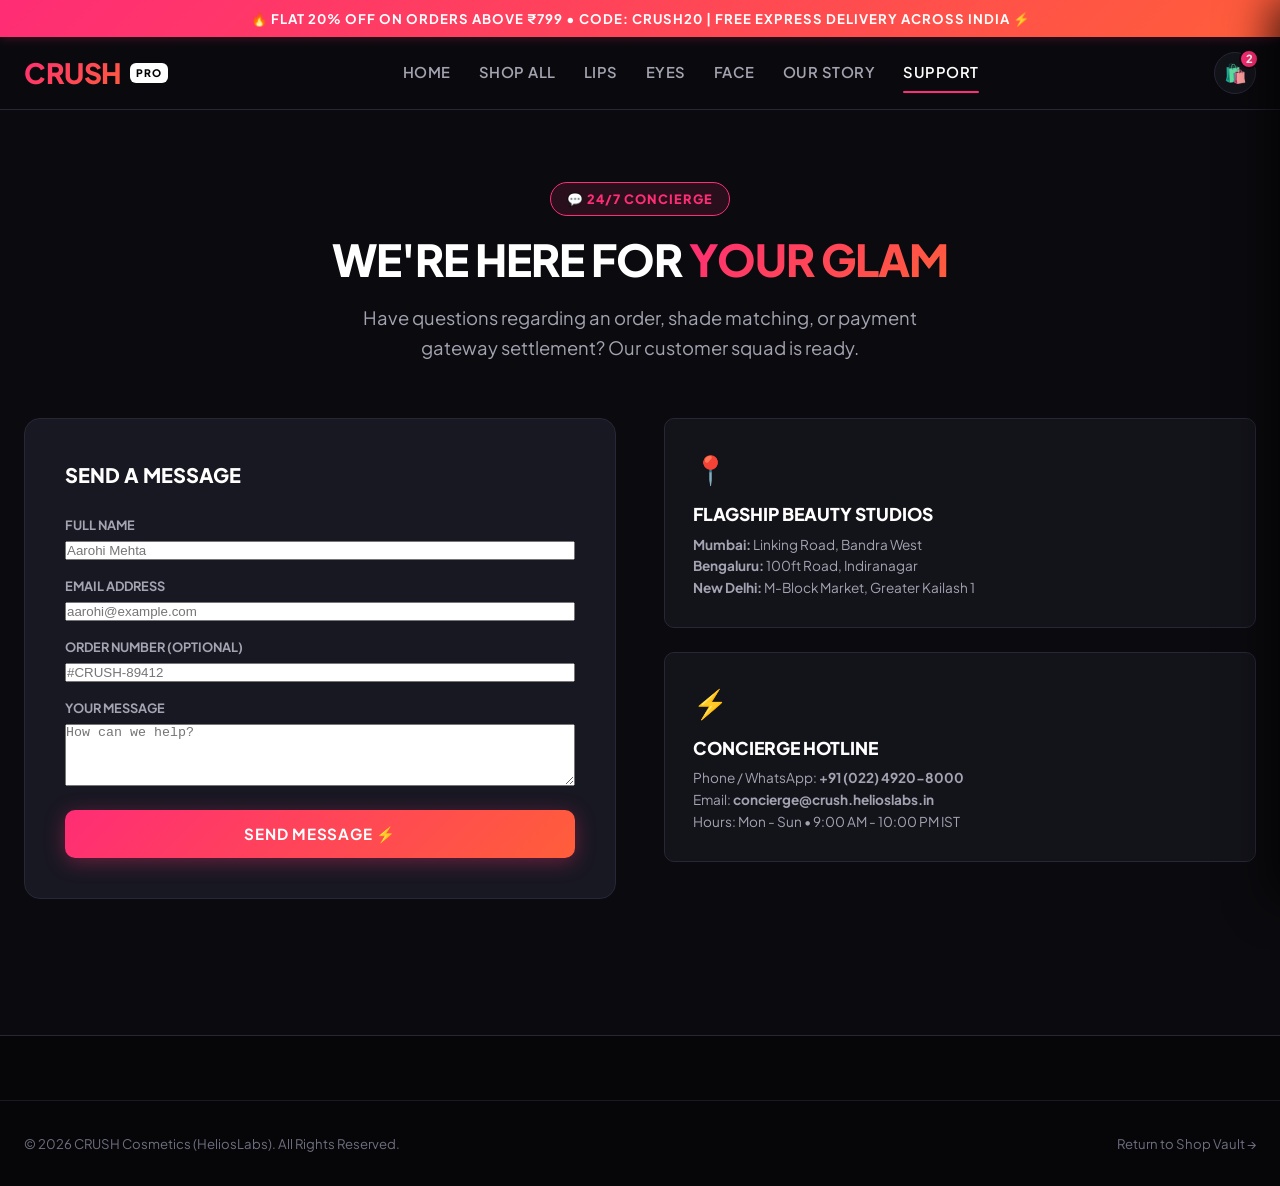
<file: contact.html>
<!DOCTYPE html>
<html lang="en">
<head>
  <meta charset="UTF-8">
  <meta name="viewport" content="width=device-width, initial-scale=1.0">
  <title>Help & Store Locator | CRUSH Cosmetics</title>
  <meta name="description" content="Reach the CRUSH Cosmetics concierge team, track orders, browse retail locations, or view common FAQs.">
  <link rel="stylesheet" href="css/style.css?v=3.0">
  <link rel="icon" type="image/svg+xml" href="data:image/svg+xml,<svg xmlns='http://www.w3.org/2000/svg' viewBox='0 0 100 100'><text y='.9em' font-size='90'>💄</text></svg>">
</head>
<body>

  <!-- Top Marquee Bar -->
  <div class="top-bar-marquee">
    🔥 FLAT 20% OFF ON ORDERS ABOVE ₹799 • CODE: <strong>CRUSH20</strong> | FREE EXPRESS DELIVERY ACROSS INDIA ⚡
  </div>

  <!-- Header -->
  <header class="site-header">
    <div class="container header-inner">
      <a href="index.html" class="brand-logo">
        <span class="logo-crush">CRUSH</span>
        <span class="logo-tag">PRO</span>
      </a>

      <nav class="desktop-nav">
        <a href="index.html" class="nav-link">Home</a>
        <a href="shop.html" class="nav-link">Shop All</a>
        <a href="shop.html?cat=lips" class="nav-link">Lips</a>
        <a href="shop.html?cat=eyes" class="nav-link">Eyes</a>
        <a href="shop.html?cat=face" class="nav-link">Face</a>
        <a href="about.html" class="nav-link">Our Story</a>
        <a href="contact.html" class="nav-link active">Support</a>
      </nav>

      <div class="header-actions">
        <a href="cart.html" class="icon-btn open-mini-cart-btn" title="Shopping Bag">
          🛍️
          <span class="badge-count cart-badge-count" style="display: none;">0</span>
        </a>
      </div>
    </div>
  </header>

  <main class="section-pad">
    <div class="container">
      <div style="text-align: center; margin-bottom: 3.5rem;">
        <span class="hero-pill-badge">💬 24/7 CONCIERGE</span>
        <h1 class="hero-title" style="font-size: 2.75rem;">WE'RE HERE FOR <span class="gradient-text">YOUR GLAM</span></h1>
        <p class="hero-sub" style="margin: 0 auto; max-width: 600px;">
          Have questions regarding an order, shade matching, or payment gateway settlement? Our customer squad is ready.
        </p>
      </div>

      <div style="display: grid; grid-template-columns: 1fr 1fr; gap: 3rem; margin-bottom: 4rem;">
        <!-- Contact Form -->
        <div style="background: var(--bg-card); padding: 2.5rem; border-radius: var(--radius-lg); border: 1px solid var(--border-color);">
          <h2 style="font-size: 1.25rem; font-weight: 800; text-transform: uppercase; margin-bottom: 1.5rem;">Send a Message</h2>
          <form id="contact-form" onsubmit="event.preventDefault(); alert('Message dispatched! Our beauty squad will respond within 2 hours.');">
            <div style="display: flex; flex-direction: column; gap: 0.35rem; margin-bottom: 1rem;">
              <label style="font-size: 0.8rem; font-weight: 700; color: var(--text-secondary); text-transform: uppercase;">Full Name</label>
              <input type="text" class="form-control" placeholder="Aarohi Mehta" required>
            </div>
            <div style="display: flex; flex-direction: column; gap: 0.35rem; margin-bottom: 1rem;">
              <label style="font-size: 0.8rem; font-weight: 700; color: var(--text-secondary); text-transform: uppercase;">Email Address</label>
              <input type="email" class="form-control" placeholder="aarohi@example.com" required>
            </div>
            <div style="display: flex; flex-direction: column; gap: 0.35rem; margin-bottom: 1rem;">
              <label style="font-size: 0.8rem; font-weight: 700; color: var(--text-secondary); text-transform: uppercase;">Order Number (Optional)</label>
              <input type="text" class="form-control" placeholder="#CRUSH-89412">
            </div>
            <div style="display: flex; flex-direction: column; gap: 0.35rem; margin-bottom: 1.5rem;">
              <label style="font-size: 0.8rem; font-weight: 700; color: var(--text-secondary); text-transform: uppercase;">Your Message</label>
              <textarea class="form-control" rows="4" placeholder="How can we help?" required></textarea>
            </div>
            <button type="submit" class="btn btn-primary btn-block">Send Message ⚡</button>
          </form>
        </div>

        <!-- Direct Channels & Stores -->
        <div style="display: flex; flex-direction: column; gap: 1.5rem;">
          <div style="background: var(--bg-secondary); padding: 1.75rem; border-radius: var(--radius-md); border: 1px solid var(--border-color);">
            <div style="font-size: 1.75rem; margin-bottom: 0.5rem;">📍</div>
            <h3 style="font-size: 1.1rem; font-weight: 800; text-transform: uppercase; margin-bottom: 0.35rem;">Flagship Beauty Studios</h3>
            <p style="font-size: 0.85rem; color: var(--text-secondary); line-height: 1.6;">
              <strong>Mumbai:</strong> Linking Road, Bandra West<br>
              <strong>Bengaluru:</strong> 100ft Road, Indiranagar<br>
              <strong>New Delhi:</strong> M-Block Market, Greater Kailash 1
            </p>
          </div>

          <div style="background: var(--bg-secondary); padding: 1.75rem; border-radius: var(--radius-md); border: 1px solid var(--border-color);">
            <div style="font-size: 1.75rem; margin-bottom: 0.5rem;">⚡</div>
            <h3 style="font-size: 1.1rem; font-weight: 800; text-transform: uppercase; margin-bottom: 0.35rem;">Concierge Hotline</h3>
            <p style="font-size: 0.85rem; color: var(--text-secondary); line-height: 1.6;">
              Phone / WhatsApp: <strong>+91 (022) 4920-8000</strong><br>
              Email: <strong>concierge@crush.helioslabs.in</strong><br>
              Hours: Mon - Sun • 9:00 AM - 10:00 PM IST
            </p>
          </div>
        </div>
      </div>
    </div>
  </main>

  <!-- Slide-Over Mini Cart Drawer -->
  <div class="mini-cart-overlay" id="mini-cart-overlay"></div>
  <aside class="mini-cart-drawer" id="mini-cart-drawer">
    <div class="mini-cart-header">
      <h3>Shopping Bag (<span class="cart-badge-count">0</span>)</h3>
      <button class="close-drawer-btn" id="mini-cart-close" aria-label="Close Bag">&times;</button>
    </div>
    <div class="mini-cart-items" id="mini-cart-items"></div>
    <div class="mini-cart-footer" id="mini-cart-footer"></div>
  </aside>

  <!-- Footer -->
  <footer class="site-footer">
    <div class="container footer-bottom">
      <p>© 2026 CRUSH Cosmetics (HeliosLabs). All Rights Reserved.</p>
      <p><a href="shop.html">Return to Shop Vault →</a></p>
    </div>
  </footer>

  <script src="js/products.js"></script>
  <script src="js/cart.js"></script>
  <script src="js/gateway.js"></script>
</body>
</html>
</file>
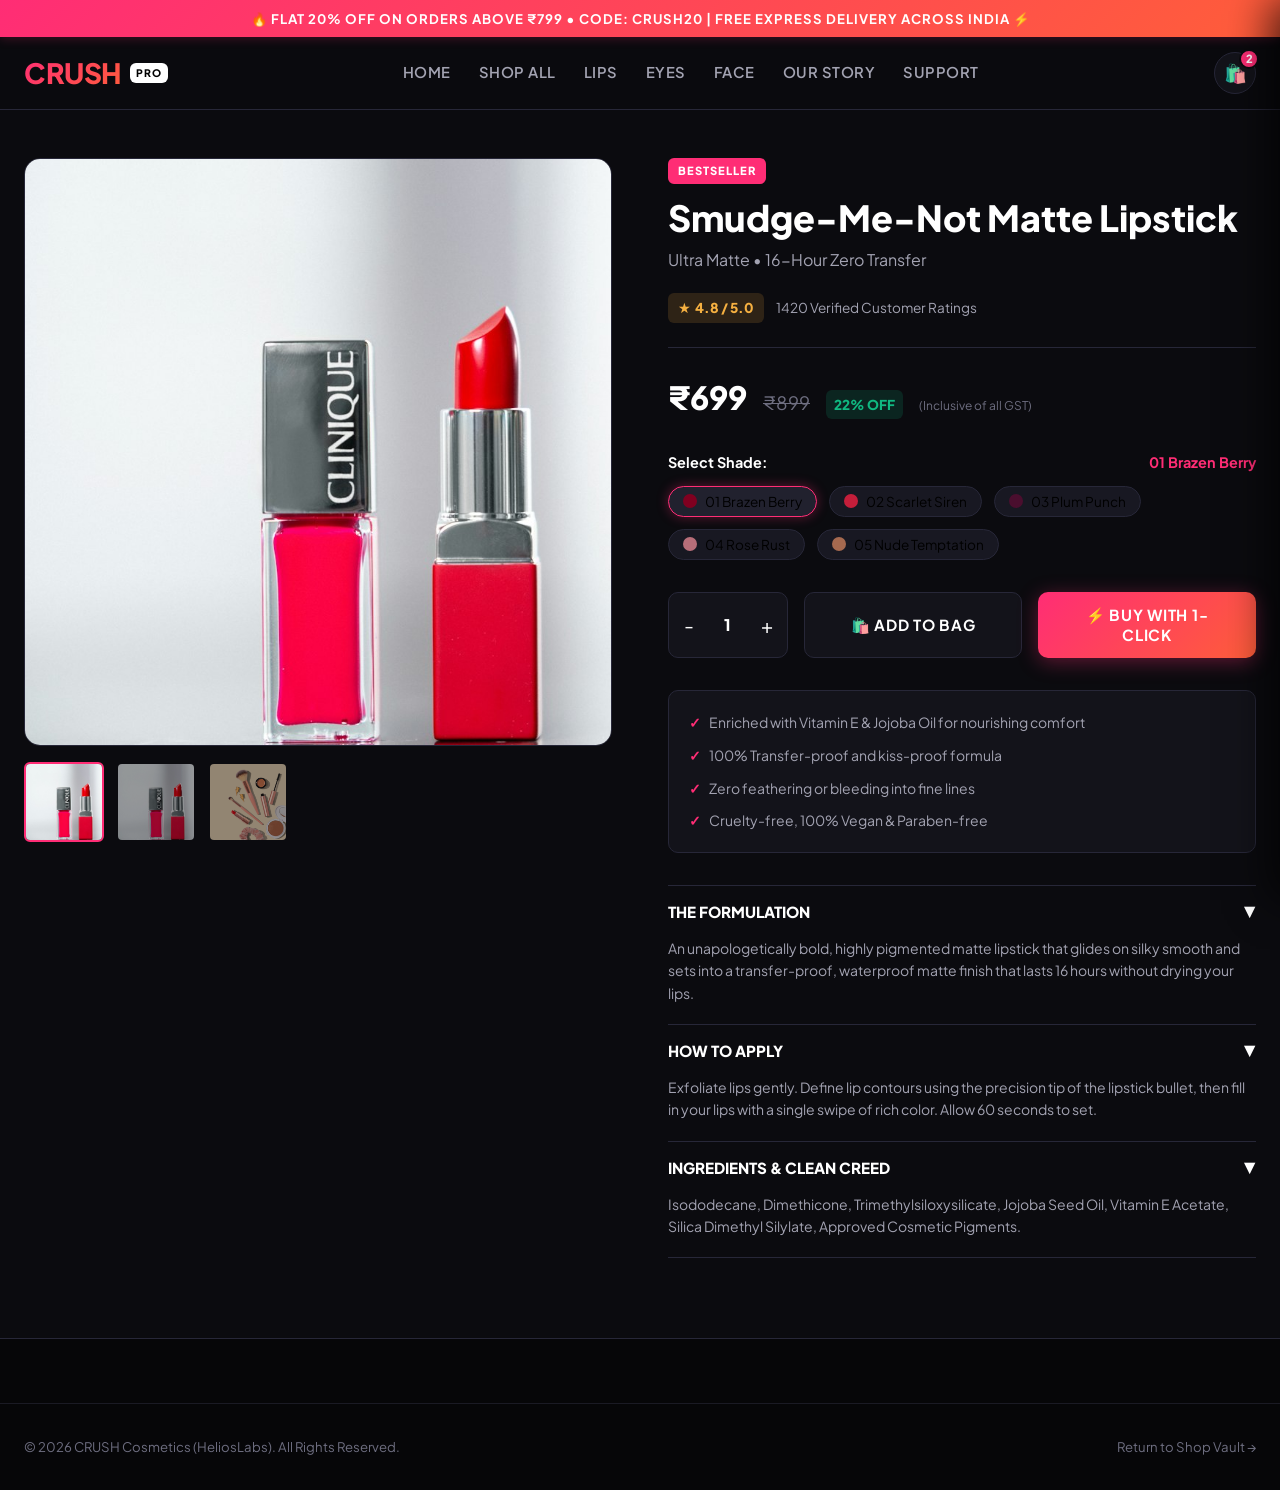
<file: product.html>
<!DOCTYPE html>
<html lang="en">
<head>
  <meta charset="UTF-8">
  <meta name="viewport" content="width=device-width, initial-scale=1.0">
  <title>Product Details | CRUSH Cosmetics</title>
  <link rel="stylesheet" href="css/style.css?v=3.0">
  <link rel="icon" type="image/svg+xml" href="data:image/svg+xml,<svg xmlns='http://www.w3.org/2000/svg' viewBox='0 0 100 100'><text y='.9em' font-size='90'>💄</text></svg>">
  <style>
    .pdp-section {
      padding: 3rem 0 5rem;
    }
    .pdp-grid {
      display: grid;
      grid-template-columns: 1fr 1fr;
      gap: 3.5rem;
      align-items: start;
    }
    .pdp-gallery {
      display: flex;
      flex-direction: column;
      gap: 1rem;
    }
    .pdp-main-image {
      position: relative;
      background: #000;
      border-radius: var(--radius-lg);
      overflow: hidden;
      border: 1px solid var(--border-color);
      aspect-ratio: 1;
    }
    .pdp-main-image img {
      width: 100%;
      height: 100%;
      object-fit: cover;
    }
    .pdp-thumbnails {
      display: flex;
      gap: 0.75rem;
    }
    .pdp-thumb {
      width: 80px;
      height: 80px;
      border-radius: var(--radius-sm);
      overflow: hidden;
      border: 2px solid transparent;
      cursor: pointer;
      opacity: 0.6;
      transition: var(--transition);
    }
    .pdp-thumb:hover, .pdp-thumb.active {
      opacity: 1;
      border-color: var(--accent-pink);
    }
    .pdp-thumb img {
      width: 100%;
      height: 100%;
      object-fit: cover;
    }
    .pdp-info {
      display: flex;
      flex-direction: column;
    }
    .pdp-badge {
      display: inline-block;
      align-self: flex-start;
      font-size: 0.7rem;
      font-weight: 800;
      background: var(--accent-pink);
      color: #fff;
      padding: 4px 10px;
      border-radius: var(--radius-sm);
      text-transform: uppercase;
      letter-spacing: 1px;
      margin-bottom: 0.75rem;
    }
    .pdp-title {
      font-size: 2.25rem;
      font-weight: 900;
      line-height: 1.2;
      margin-bottom: 0.5rem;
    }
    .pdp-tagline {
      font-size: 1rem;
      color: var(--text-secondary);
      margin-bottom: 1.25rem;
    }
    .pdp-rating-row {
      display: flex;
      align-items: center;
      gap: 0.75rem;
      margin-bottom: 1.5rem;
      padding-bottom: 1.5rem;
      border-bottom: 1px solid var(--border-color);
    }
    .pdp-rating-chip {
      background: rgba(245, 176, 65, 0.15);
      color: var(--gold);
      padding: 4px 10px;
      border-radius: var(--radius-sm);
      font-weight: 800;
      font-size: 0.85rem;
      display: flex;
      align-items: center;
      gap: 4px;
    }
    .pdp-price-box {
      display: flex;
      align-items: baseline;
      gap: 1rem;
      margin-bottom: 1.75rem;
    }
    .pdp-current-price {
      font-size: 2rem;
      font-weight: 900;
      color: #fff;
    }
    .pdp-mrp {
      font-size: 1.15rem;
      color: var(--text-muted);
      text-decoration: line-through;
    }
    .pdp-discount-tag {
      font-size: 0.85rem;
      font-weight: 800;
      color: var(--success);
      background: rgba(16, 185, 129, 0.15);
      padding: 4px 8px;
      border-radius: var(--radius-sm);
    }
    .shade-selector-section {
      margin-bottom: 2rem;
    }
    .shade-title-row {
      display: flex;
      justify-content: space-between;
      margin-bottom: 0.75rem;
      font-size: 0.9rem;
      font-weight: 700;
    }
    .selected-shade-name {
      color: var(--accent-pink);
    }
    .shade-swatches-grid {
      display: flex;
      flex-wrap: wrap;
      gap: 0.75rem;
    }
    .pdp-shade-pill {
      display: flex;
      align-items: center;
      gap: 8px;
      background: var(--bg-card);
      border: 1px solid var(--border-color);
      padding: 6px 14px;
      border-radius: var(--radius-full);
      cursor: pointer;
      font-size: 0.85rem;
      transition: var(--transition);
    }
    .pdp-shade-pill:hover, .pdp-shade-pill.active {
      border-color: var(--accent-pink);
      background: var(--bg-card-hover);
      box-shadow: 0 0 12px var(--accent-glow);
    }
    .shade-color-disc {
      width: 14px;
      height: 14px;
      border-radius: 50%;
    }
    .pdp-actions-row {
      display: grid;
      grid-template-columns: 120px 1fr 1fr;
      gap: 1rem;
      margin-bottom: 2rem;
    }
    .pdp-qty-stepper {
      display: flex;
      align-items: center;
      border: 1px solid var(--border-color);
      border-radius: var(--radius-md);
      overflow: hidden;
      background: var(--bg-secondary);
    }
    .pdp-qty-stepper button {
      flex: 1;
      height: 100%;
      color: #fff;
      font-size: 1.25rem;
    }
    .pdp-qty-stepper span {
      flex: 1;
      text-align: center;
      font-weight: 800;
      font-size: 1rem;
    }
    .pdp-features-list {
      list-style: none;
      display: flex;
      flex-direction: column;
      gap: 0.65rem;
      background: var(--bg-secondary);
      padding: 1.25rem;
      border-radius: var(--radius-md);
      border: 1px solid var(--border-color);
      margin-bottom: 2rem;
    }
    .pdp-features-list li {
      font-size: 0.875rem;
      color: var(--text-secondary);
      display: flex;
      align-items: center;
      gap: 8px;
    }
    .pdp-features-list li::before {
      content: '✓';
      color: var(--accent-pink);
      font-weight: 900;
    }
    .accordion-block {
      border-top: 1px solid var(--border-color);
    }
    .accordion-item {
      border-bottom: 1px solid var(--border-color);
    }
    .accordion-btn {
      width: 100%;
      padding: 1rem 0;
      text-align: left;
      font-size: 0.95rem;
      font-weight: 800;
      text-transform: uppercase;
      color: #fff;
      display: flex;
      justify-content: space-between;
      align-items: center;
    }
    .accordion-content {
      padding-bottom: 1.25rem;
      font-size: 0.875rem;
      color: var(--text-secondary);
      line-height: 1.6;
    }
    @media (max-width: 900px) {
      .pdp-grid {
        grid-template-columns: 1fr;
      }
      .pdp-actions-row {
        grid-template-columns: 1fr;
      }
    }
  </style>
</head>
<body>

  <!-- Top Marquee Bar -->
  <div class="top-bar-marquee">
    🔥 FLAT 20% OFF ON ORDERS ABOVE ₹799 • CODE: <strong>CRUSH20</strong> | FREE EXPRESS DELIVERY ACROSS INDIA ⚡
  </div>

  <!-- Header -->
  <header class="site-header">
    <div class="container header-inner">
      <a href="index.html" class="brand-logo">
        <span class="logo-crush">CRUSH</span>
        <span class="logo-tag">PRO</span>
      </a>

      <nav class="desktop-nav">
        <a href="index.html" class="nav-link">Home</a>
        <a href="shop.html" class="nav-link">Shop All</a>
        <a href="shop.html?cat=lips" class="nav-link">Lips</a>
        <a href="shop.html?cat=eyes" class="nav-link">Eyes</a>
        <a href="shop.html?cat=face" class="nav-link">Face</a>
        <a href="about.html" class="nav-link">Our Story</a>
        <a href="contact.html" class="nav-link">Support</a>
      </nav>

      <div class="header-actions">
        <a href="cart.html" class="icon-btn open-mini-cart-btn" title="Shopping Bag">
          🛍️
          <span class="badge-count cart-badge-count" style="display: none;">0</span>
        </a>
      </div>
    </div>
  </header>

  <!-- PDP Main Content -->
  <main class="pdp-section">
    <div class="container">
      <div class="pdp-grid" id="pdp-container">
        <!-- Rendered dynamically by script -->
      </div>
    </div>
  </main>

  <!-- Slide-Over Mini Cart Drawer -->
  <div class="mini-cart-overlay" id="mini-cart-overlay"></div>
  <aside class="mini-cart-drawer" id="mini-cart-drawer">
    <div class="mini-cart-header">
      <h3>Shopping Bag (<span class="cart-badge-count">0</span>)</h3>
      <button class="close-drawer-btn" id="mini-cart-close" aria-label="Close Bag">&times;</button>
    </div>
    <div class="mini-cart-items" id="mini-cart-items"></div>
    <div class="mini-cart-footer" id="mini-cart-footer"></div>
  </aside>

  <!-- Footer -->
  <footer class="site-footer">
    <div class="container footer-bottom">
      <p>© 2026 CRUSH Cosmetics (HeliosLabs). All Rights Reserved.</p>
      <p><a href="shop.html">Return to Shop Vault →</a></p>
    </div>
  </footer>

  <!-- Scripts -->
  <script src="js/products.js"></script>
  <script src="js/cart.js"></script>
  <script src="js/gateway.js"></script>
  <script>
    let currentQty = 1;
    let selectedShade = null;

    document.addEventListener('DOMContentLoaded', () => {
      const urlParams = new URLSearchParams(window.location.search);
      const productId = urlParams.get('id') || 'crush-matte-lipstick';
      const product = getProductById(productId);

      document.title = `${product.name} — CRUSH Cosmetics`;

      selectedShade = product.shades ? product.shades[0].name : 'Default';
      const discountPercent = Math.round(((product.originalPrice - product.price) / product.originalPrice) * 100);

      const thumbnailsHtml = (product.images || [product.image]).map((imgUrl, idx) => `
        <div class="pdp-thumb ${idx === 0 ? 'active' : ''}" data-src="${imgUrl}">
          <img src="${imgUrl}" alt="${product.name} view">
        </div>
      `).join('');

      const shadePillsHtml = (product.shades || []).map((s, idx) => `
        <button type="button" class="pdp-shade-pill ${idx === 0 ? 'active' : ''}" data-shade="${s.name}">
          <span class="shade-color-disc" style="background-color: ${s.color};"></span>
          <span>${s.name}</span>
        </button>
      `).join('');

      const benefitsHtml = (product.benefits || []).map(b => `<li>${b}</li>`).join('');

      const container = document.getElementById('pdp-container');
      container.innerHTML = `
        <div class="pdp-gallery">
          <div class="pdp-main-image">
            <img id="pdp-active-img" src="${product.image}" alt="${product.name}">
          </div>
          <div class="pdp-thumbnails">
            ${thumbnailsHtml}
          </div>
        </div>

        <div class="pdp-info">
          <span class="pdp-badge">${product.badge || 'SIGNATURE'}</span>
          <h1 class="pdp-title">${product.name}</h1>
          <p class="pdp-tagline">${product.tagline}</p>

          <div class="pdp-rating-row">
            <div class="pdp-rating-chip">
              <span>★</span>
              <span>${product.rating} / 5.0</span>
            </div>
            <span style="font-size: 0.85rem; color: var(--text-secondary);">${product.reviewsCount} Verified Customer Ratings</span>
          </div>

          <div class="pdp-price-box">
            <span class="pdp-current-price">₹${product.price}</span>
            <span class="pdp-mrp">₹${product.originalPrice}</span>
            <span class="pdp-discount-tag">${discountPercent}% OFF</span>
            <span style="font-size: 0.75rem; color: var(--text-muted);">(Inclusive of all GST)</span>
          </div>

          <div class="shade-selector-section">
            <div class="shade-title-row">
              <span>Select Shade:</span>
              <span class="selected-shade-name" id="display-shade-name">${selectedShade}</span>
            </div>
            <div class="shade-swatches-grid" id="pdp-shade-grid">
              ${shadePillsHtml}
            </div>
          </div>

          <div class="pdp-actions-row">
            <div class="pdp-qty-stepper">
              <button type="button" id="pdp-qty-minus">-</button>
              <span id="pdp-qty-display">1</span>
              <button type="button" id="pdp-qty-plus">+</button>
            </div>
            <button class="btn btn-secondary" id="pdp-add-bag-btn">
              🛍️ Add to Bag
            </button>
            <button class="btn btn-primary" id="pdp-buy-now-btn">
              ⚡ Buy with 1-Click
            </button>
          </div>

          <ul class="pdp-features-list">
            ${benefitsHtml}
          </ul>

          <div class="accordion-block">
            <div class="accordion-item">
              <button class="accordion-btn">
                <span>The Formulation</span>
                <span>▼</span>
              </button>
              <div class="accordion-content">
                ${product.description}
              </div>
            </div>
            <div class="accordion-item">
              <button class="accordion-btn">
                <span>How to Apply</span>
                <span>▼</span>
              </button>
              <div class="accordion-content">
                ${product.howToApply || 'Apply evenly onto clean skin or lips for optimal pigment density.'}
              </div>
            </div>
            <div class="accordion-item">
              <button class="accordion-btn">
                <span>Ingredients & Clean Creed</span>
                <span>▼</span>
              </button>
              <div class="accordion-content">
                ${product.ingredients || 'Cruelty-free, vegan pigments and nourishing botanical oils.'}
              </div>
            </div>
          </div>
        </div>
      `;

      // Wire Thumbnail clicks
      document.querySelectorAll('.pdp-thumb').forEach(thumb => {
        thumb.addEventListener('click', () => {
          document.querySelectorAll('.pdp-thumb').forEach(t => t.classList.remove('active'));
          thumb.classList.add('active');
          document.getElementById('pdp-active-img').src = thumb.dataset.src;
        });
      });

      // Wire Shade clicks
      document.querySelectorAll('.pdp-shade-pill').forEach(pill => {
        pill.addEventListener('click', () => {
          document.querySelectorAll('.pdp-shade-pill').forEach(p => p.classList.remove('active'));
          pill.classList.add('active');
          selectedShade = pill.dataset.shade;
          document.getElementById('display-shade-name').textContent = selectedShade;
        });
      });

      // Wire Qty
      document.getElementById('pdp-qty-minus').addEventListener('click', () => {
        if (currentQty > 1) {
          currentQty--;
          document.getElementById('pdp-qty-display').textContent = currentQty;
        }
      });
      document.getElementById('pdp-qty-plus').addEventListener('click', () => {
        currentQty++;
        document.getElementById('pdp-qty-display').textContent = currentQty;
      });

      // Wire Add to Bag
      document.getElementById('pdp-add-bag-btn').addEventListener('click', () => {
        Cart.addItem(product.id, selectedShade, currentQty);
      });

      // Wire Buy Now
      document.getElementById('pdp-buy-now-btn').addEventListener('click', () => {
        Cart.addItem(product.id, selectedShade, currentQty);
        window.location.href = 'checkout.html';
      });
    });
  </script>
</body>
</html>
</file>
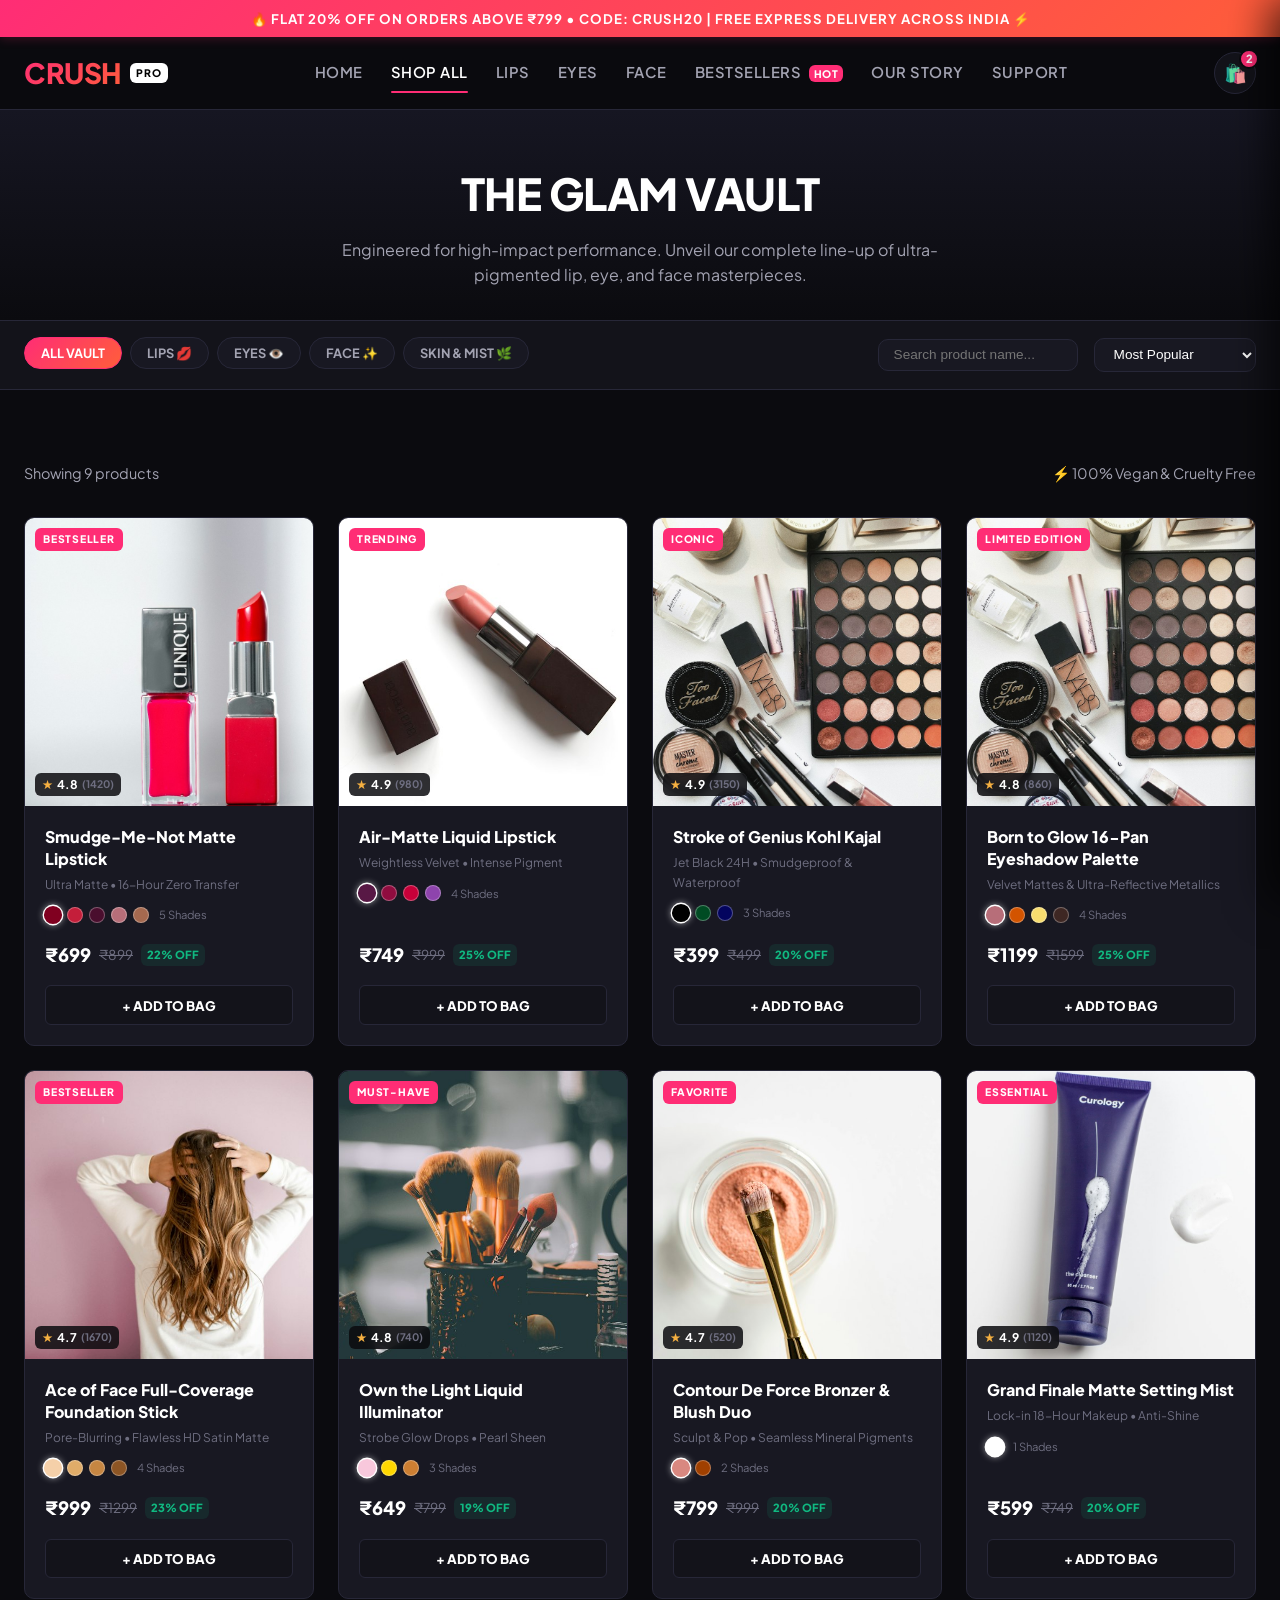
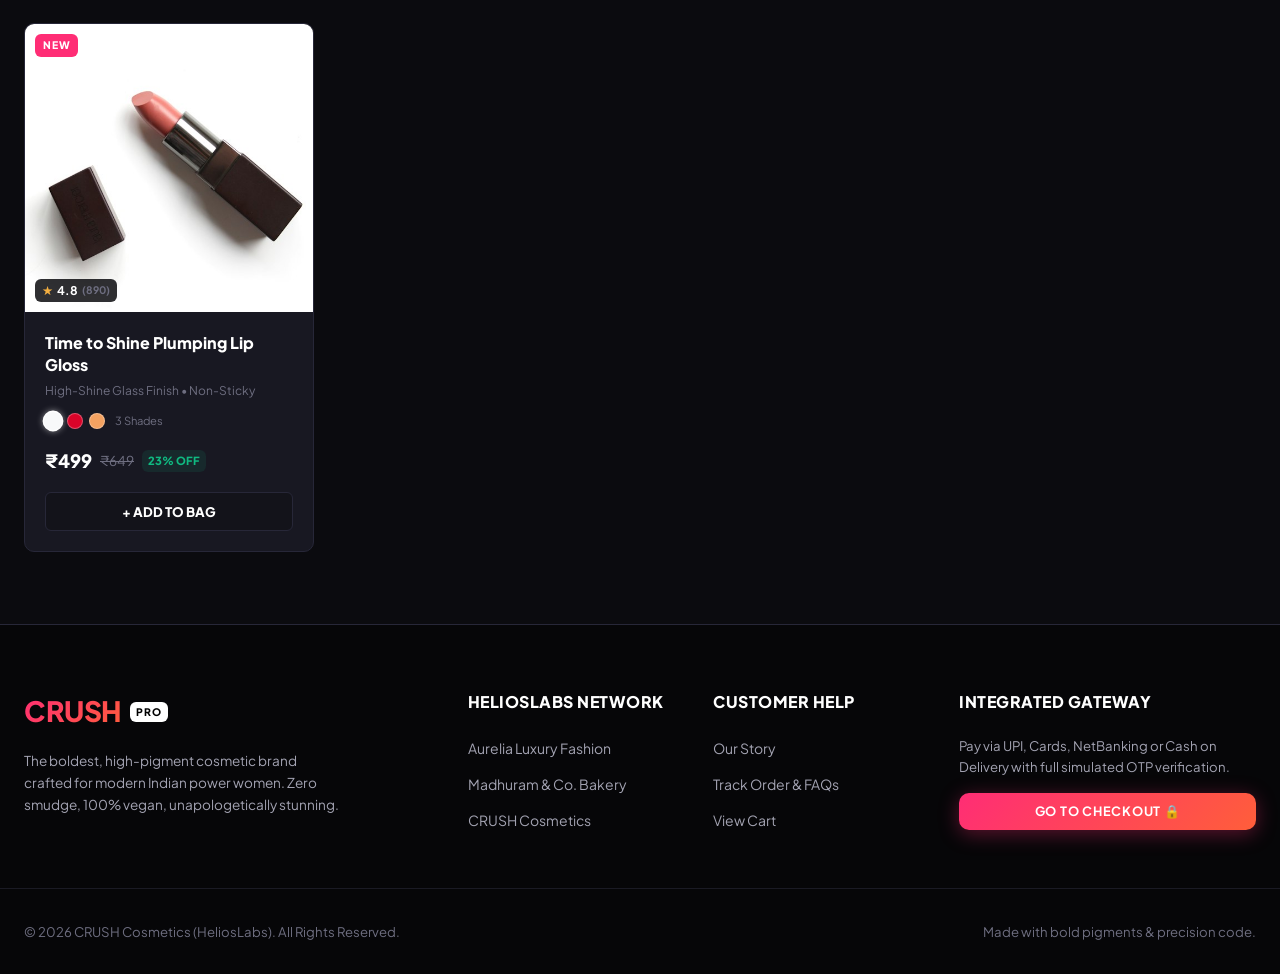
<file: shop.html>
<!DOCTYPE html>
<html lang="en">
<head>
  <meta charset="UTF-8">
  <meta name="viewport" content="width=device-width, initial-scale=1.0">
  <title>The Glam Vault — Shop All Products | CRUSH Cosmetics</title>
  <meta name="description" content="Explore the full CRUSH Cosmetics collection: transferproof matte lipsticks, intense gel kajals, pore-blurring foundation sticks, and vibrant palettes.">
  <link rel="stylesheet" href="css/style.css?v=3.0">
  <link rel="icon" type="image/svg+xml" href="data:image/svg+xml,<svg xmlns='http://www.w3.org/2000/svg' viewBox='0 0 100 100'><text y='.9em' font-size='90'>💄</text></svg>">
  <style>
    .catalog-header {
      background: linear-gradient(180deg, #161622 0%, #0b0b0f 100%);
      padding: 3rem 0 2rem;
      border-bottom: 1px solid var(--border-color);
      text-align: center;
    }
    .catalog-title {
      font-size: 2.75rem;
      font-weight: 900;
      text-transform: uppercase;
      letter-spacing: -0.5px;
      margin-bottom: 0.5rem;
    }
    .filter-bar {
      background: var(--bg-secondary);
      border-bottom: 1px solid var(--border-color);
      padding: 1rem 0;
      position: sticky;
      top: 72px;
      z-index: 30;
    }
    .filter-bar-inner {
      display: flex;
      justify-content: space-between;
      align-items: center;
      flex-wrap: wrap;
      gap: 1rem;
    }
    .cat-pills {
      display: flex;
      gap: 0.5rem;
      overflow-x: auto;
      padding-bottom: 4px;
    }
    .cat-pill {
      background: var(--bg-card);
      border: 1px solid var(--border-color);
      color: var(--text-secondary);
      padding: 0.45rem 1rem;
      border-radius: var(--radius-full);
      font-size: 0.8rem;
      font-weight: 700;
      text-transform: uppercase;
      white-space: nowrap;
      cursor: pointer;
      transition: var(--transition);
    }
    .cat-pill:hover, .cat-pill.active {
      background: var(--accent-gradient);
      color: #fff;
      border-color: var(--accent-pink);
    }
    .filter-controls {
      display: flex;
      align-items: center;
      gap: 1rem;
    }
    .search-box-input {
      background: var(--bg-card);
      border: 1px solid var(--border-color);
      color: #fff;
      padding: 0.45rem 0.9rem;
      border-radius: var(--radius-md);
      font-size: 0.85rem;
      width: 200px;
    }
    .search-box-input:focus {
      outline: none;
      border-color: var(--accent-pink);
    }
    .sort-select {
      background: var(--bg-card);
      border: 1px solid var(--border-color);
      color: #fff;
      padding: 0.45rem 0.9rem;
      border-radius: var(--radius-md);
      font-size: 0.85rem;
      cursor: pointer;
    }
    .sort-select:focus {
      outline: none;
      border-color: var(--accent-pink);
    }
    .results-count-bar {
      display: flex;
      justify-content: space-between;
      align-items: center;
      margin-bottom: 2rem;
      font-size: 0.9rem;
      color: var(--text-secondary);
    }
  </style>
</head>
<body>

  <!-- Top Marquee Bar -->
  <div class="top-bar-marquee">
    🔥 FLAT 20% OFF ON ORDERS ABOVE ₹799 • CODE: <strong>CRUSH20</strong> | FREE EXPRESS DELIVERY ACROSS INDIA ⚡
  </div>

  <!-- Header -->
  <header class="site-header">
    <div class="container header-inner">
      <a href="index.html" class="brand-logo">
        <span class="logo-crush">CRUSH</span>
        <span class="logo-tag">PRO</span>
      </a>

      <nav class="desktop-nav">
        <a href="index.html" class="nav-link">Home</a>
        <a href="shop.html" class="nav-link active">Shop All</a>
        <a href="shop.html?cat=lips" class="nav-link">Lips</a>
        <a href="shop.html?cat=eyes" class="nav-link">Eyes</a>
        <a href="shop.html?cat=face" class="nav-link">Face</a>
        <a href="shop.html?sort=rating" class="nav-link">Bestsellers <span class="nav-tag-badge">HOT</span></a>
        <a href="about.html" class="nav-link">Our Story</a>
        <a href="contact.html" class="nav-link">Support</a>
      </nav>

      <div class="header-actions">
        <a href="cart.html" class="icon-btn open-mini-cart-btn" title="Shopping Bag">
          🛍️
          <span class="badge-count cart-badge-count" style="display: none;">0</span>
        </a>
      </div>
    </div>
  </header>

  <!-- Catalog Header -->
  <div class="catalog-header">
    <div class="container">
      <h1 class="catalog-title">THE GLAM VAULT</h1>
      <p style="color: var(--text-secondary); max-width: 600px; margin: 0 auto;">
        Engineered for high-impact performance. Unveil our complete line-up of ultra-pigmented lip, eye, and face masterpieces.
      </p>
    </div>
  </div>

  <!-- Filter Bar -->
  <div class="filter-bar">
    <div class="container filter-bar-inner">
      <div class="cat-pills" id="category-pills">
        <button class="cat-pill active" data-cat="all">All Vault</button>
        <button class="cat-pill" data-cat="lips">Lips 💋</button>
        <button class="cat-pill" data-cat="eyes">Eyes 👁️</button>
        <button class="cat-pill" data-cat="face">Face ✨</button>
        <button class="cat-pill" data-cat="skincare">Skin & Mist 🌿</button>
      </div>

      <div class="filter-controls">
        <input type="text" id="catalog-search" class="search-box-input" placeholder="Search product name...">
        <select id="catalog-sort" class="sort-select">
          <option value="popular">Most Popular</option>
          <option value="price-low">Price: Low to High</option>
          <option value="price-high">Price: High to Low</option>
          <option value="rating">Highest Rated ★</option>
        </select>
      </div>
    </div>
  </div>

  <!-- Catalog Grid Container -->
  <main class="section-pad">
    <div class="container">
      <div class="results-count-bar">
        <span id="results-count">Showing all products</span>
        <span>⚡ 100% Vegan & Cruelty Free</span>
      </div>

      <div class="products-grid" id="catalog-products-grid">
        <!-- Rendered by JavaScript -->
      </div>
    </div>
  </main>

  <!-- Slide-Over Mini Cart Drawer -->
  <div class="mini-cart-overlay" id="mini-cart-overlay"></div>
  <aside class="mini-cart-drawer" id="mini-cart-drawer">
    <div class="mini-cart-header">
      <h3>Shopping Bag (<span class="cart-badge-count">0</span>)</h3>
      <button class="close-drawer-btn" id="mini-cart-close" aria-label="Close Bag">&times;</button>
    </div>
    <div class="mini-cart-items" id="mini-cart-items"></div>
    <div class="mini-cart-footer" id="mini-cart-footer"></div>
  </aside>

  <!-- Footer -->
  <footer class="site-footer">
    <div class="container footer-grid">
      <div class="footer-col">
        <div class="brand-logo" style="margin-bottom: 1rem;">
          <span class="logo-crush">CRUSH</span>
          <span class="logo-tag">PRO</span>
        </div>
        <p style="font-size: 0.85rem; color: var(--text-secondary); max-width: 320px; margin-bottom: 1.5rem;">
          The boldest, high-pigment cosmetic brand crafted for modern Indian power women. Zero smudge, 100% vegan, unapologetically stunning.
        </p>
      </div>

      <div class="footer-col">
        <h4>HeliosLabs Network</h4>
        <ul class="footer-links">
          <li><a href="https://shop.helioslabs.in/" target="_blank">Aurelia Luxury Fashion</a></li>
          <li><a href="https://store.helioslabs.in/" target="_blank">Madhuram & Co. Bakery</a></li>
          <li><a href="https://beauty.helioslabs.in/">CRUSH Cosmetics</a></li>
        </ul>
      </div>

      <div class="footer-col">
        <h4>Customer Help</h4>
        <ul class="footer-links">
          <li><a href="about.html">Our Story</a></li>
          <li><a href="contact.html">Track Order & FAQs</a></li>
          <li><a href="cart.html">View Cart</a></li>
        </ul>
      </div>

      <div class="footer-col">
        <h4>Integrated Gateway</h4>
        <p style="font-size: 0.825rem; color: var(--text-secondary); margin-bottom: 1rem;">
          Pay via UPI, Cards, NetBanking or Cash on Delivery with full simulated OTP verification.
        </p>
        <a href="checkout.html" class="btn btn-primary btn-sm btn-block">Go to Checkout 🔒</a>
      </div>
    </div>

    <div class="container footer-bottom">
      <p>© 2026 CRUSH Cosmetics (HeliosLabs). All Rights Reserved.</p>
      <p>Made with bold pigments & precision code.</p>
    </div>
  </footer>

  <!-- Scripts -->
  <script src="js/products.js"></script>
  <script src="js/cart.js"></script>
  <script src="js/gateway.js"></script>
  <script>
    let currentCategory = 'all';
    let currentSort = 'popular';
    let currentSearch = '';

    function renderCatalog() {
      const grid = document.getElementById('catalog-products-grid');
      const countEl = document.getElementById('results-count');
      if (!grid) return;

      let filtered = PRODUCTS.filter(p => {
        const matchesCat = currentCategory === 'all' || p.category === currentCategory;
        const matchesSearch = p.name.toLowerCase().includes(currentSearch.toLowerCase()) || 
                              p.tagline.toLowerCase().includes(currentSearch.toLowerCase());
        return matchesCat && matchesSearch;
      });

      if (currentSort === 'price-low') {
        filtered.sort((a, b) => a.price - b.price);
      } else if (currentSort === 'price-high') {
        filtered.sort((a, b) => b.price - a.price);
      } else if (currentSort === 'rating') {
        filtered.sort((a, b) => b.rating - a.rating);
      }

      countEl.textContent = `Showing ${filtered.length} product${filtered.length === 1 ? '' : 's'}`;

      if (filtered.length === 0) {
        grid.innerHTML = `
          <div style="grid-column: 1 / -1; text-align: center; padding: 4rem 1rem;">
            <h3>No matches found in the vault!</h3>
            <p style="color: var(--text-secondary); margin: 0.5rem 0 1.5rem;">Try resetting your filters or search keywords.</p>
            <button class="btn btn-secondary" onclick="resetFilters()">Reset All Filters</button>
          </div>
        `;
        return;
      }

      grid.innerHTML = filtered.map(p => {
        const discountPercent = Math.round(((p.originalPrice - p.price) / p.originalPrice) * 100);
        const shadesHtml = p.shades.map((s, idx) => `
          <span class="shade-circle ${idx === 0 ? 'active' : ''}" 
                style="background-color: ${s.color};" 
                title="${s.name}" 
                data-product-id="${p.id}" 
                data-shade="${s.name}"></span>
        `).join('');

        return `
          <div class="product-card">
            <div class="product-media">
              <span class="product-badge">${p.badge}</span>
              <a href="product.html?id=${p.id}">
                <img src="${p.image}" alt="${p.name}" loading="lazy">
              </a>
              <div class="product-rating">
                <span class="star">★</span>
                <span>${p.rating}</span>
                <span style="color: var(--text-muted); font-size: 0.65rem;">(${p.reviewsCount})</span>
              </div>
            </div>
            <div class="product-card-body">
              <h3 class="product-title">
                <a href="product.html?id=${p.id}">${p.name}</a>
              </h3>
              <p class="product-tagline">${p.tagline}</p>
              
              <div class="product-shades-preview">
                ${shadesHtml}
                <span class="shades-count">${p.shades.length} Shades</span>
              </div>

              <div class="product-price-row">
                <span class="price-current">₹${p.price}</span>
                <span class="price-original">₹${p.originalPrice}</span>
                <span class="price-discount">${discountPercent}% OFF</span>
              </div>

              <button class="product-card-btn add-to-cart-quick" data-id="${p.id}">
                + Add To Bag
              </button>
            </div>
          </div>
        `;
      }).join('');

      // Wire quick add buttons
      grid.querySelectorAll('.add-to-cart-quick').forEach(btn => {
        btn.addEventListener('click', (e) => {
          const card = e.target.closest('.product-card');
          const productId = e.target.dataset.id;
          const activeShadeEl = card.querySelector('.shade-circle.active') || card.querySelector('.shade-circle');
          const shadeName = activeShadeEl ? activeShadeEl.dataset.shade : null;
          Cart.addItem(productId, shadeName, 1);
        });
      });

      // Wire shade switcher
      grid.querySelectorAll('.shade-circle').forEach(circle => {
        circle.addEventListener('click', (e) => {
          const siblings = e.target.parentElement.querySelectorAll('.shade-circle');
          siblings.forEach(s => s.classList.remove('active'));
          e.target.classList.add('active');
        });
      });
    }

    function resetFilters() {
      currentCategory = 'all';
      currentSearch = '';
      document.getElementById('catalog-search').value = '';
      document.querySelectorAll('.cat-pill').forEach(p => p.classList.toggle('active', p.dataset.cat === 'all'));
      renderCatalog();
    }

    document.addEventListener('DOMContentLoaded', () => {
      // Check URL parameters
      const urlParams = new URLSearchParams(window.location.search);
      const catParam = urlParams.get('cat');
      const sortParam = urlParams.get('sort');

      if (catParam) {
        currentCategory = catParam;
        document.querySelectorAll('.cat-pill').forEach(p => {
          p.classList.toggle('active', p.dataset.cat === catParam);
        });
      }

      if (sortParam) {
        currentSort = sortParam;
        document.getElementById('catalog-sort').value = sortParam;
      }

      // Pill clicks
      document.querySelectorAll('.cat-pill').forEach(pill => {
        pill.addEventListener('click', () => {
          document.querySelectorAll('.cat-pill').forEach(p => p.classList.remove('active'));
          pill.classList.add('active');
          currentCategory = pill.dataset.cat;
          renderCatalog();
        });
      });

      // Search input
      document.getElementById('catalog-search').addEventListener('input', (e) => {
        currentSearch = e.target.value;
        renderCatalog();
      });

      // Sort change
      document.getElementById('catalog-sort').addEventListener('change', (e) => {
        currentSort = e.target.value;
        renderCatalog();
      });

      renderCatalog();
    });
  </script>
</body>
</html>
</file>
<file: css/style.css>
/* ==========================================================================
   CRUSH COSMETICS — SUGAR-Style Bold D2C Design System
   ========================================================================== */
@import url('https://fonts.googleapis.com/css2?family=Plus+Jakarta+Sans:ital,wght@0,300;0,400;0,500;0,600;0,700;0,800;1,400;1,600&display=swap');

:root {
  --bg-primary: #0b0b0f;
  --bg-secondary: #13131a;
  --bg-card: #181822;
  --bg-card-hover: #21212e;
  --border-color: #272738;
  --border-highlight: #ff2d75;
  
  --accent-pink: #ff2d75;
  --accent-magenta: #e0005a;
  --accent-gradient: linear-gradient(135deg, #ff2d75 0%, #ff5e3a 100%);
  --accent-glow: rgba(255, 45, 117, 0.35);

  --text-primary: #ffffff;
  --text-secondary: #a3a3b2;
  --text-muted: #6e6e80;
  
  --gold: #f5b041;
  --success: #10b981;
  --font-main: 'Plus Jakarta Sans', -apple-system, BlinkMacSystemFont, sans-serif;
  
  --radius-sm: 6px;
  --radius-md: 10px;
  --radius-lg: 16px;
  --radius-full: 9999px;
  
  --shadow-card: 0 8px 30px rgba(0, 0, 0, 0.45);
  --shadow-glow: 0 0 25px rgba(255, 45, 117, 0.35);
  --transition: all 0.25s cubic-bezier(0.16, 1, 0.3, 1);
}

/* Reset & Base */
*, *::before, *::after {
  box-sizing: border-box;
  margin: 0;
  padding: 0;
}

html {
  font-size: 16px;
  scroll-behavior: smooth;
}

body {
  font-family: var(--font-main);
  background-color: var(--bg-primary);
  color: var(--text-primary);
  line-height: 1.6;
  -webkit-font-smoothing: antialiased;
  min-height: 100vh;
  display: flex;
  flex-direction: column;
}

img {
  max-width: 100%;
  height: auto;
  display: block;
}

a {
  color: inherit;
  text-decoration: none;
  transition: var(--transition);
}

button {
  font-family: inherit;
  cursor: pointer;
  border: none;
  background: none;
  transition: var(--transition);
}

/* Modal Guidance Compliance */
dialog:modal {
  overscroll-behavior: contain;
}

dialog::backdrop {
  overflow: hidden;
  overscroll-behavior: contain;
  background: rgba(0, 0, 0, 0.85);
  backdrop-filter: blur(6px);
}

/* Utilities & Containers */
.container {
  width: 100%;
  max-width: 1280px;
  margin: 0 auto;
  padding: 0 1.5rem;
}

/* Top Notification Marquee */
.top-bar-marquee {
  background: var(--accent-gradient);
  color: #fff;
  font-size: 0.825rem;
  font-weight: 700;
  text-transform: uppercase;
  letter-spacing: 1px;
  padding: 0.5rem 1rem;
  text-align: center;
  position: relative;
  z-index: 50;
  box-shadow: 0 2px 10px rgba(255, 45, 117, 0.2);
}

/* Header & Navigation */
.site-header {
  position: sticky;
  top: 0;
  background: rgba(11, 11, 15, 0.95);
  backdrop-filter: blur(12px);
  border-bottom: 1px solid var(--border-color);
  z-index: 40;
}

.header-inner {
  display: flex;
  align-items: center;
  justify-content: space-between;
  height: 72px;
}

.brand-logo {
  display: flex;
  align-items: center;
  gap: 0.5rem;
  font-size: 1.75rem;
  font-weight: 900;
  letter-spacing: -0.5px;
  text-transform: uppercase;
}

.brand-logo .logo-crush {
  background: var(--accent-gradient);
  -webkit-background-clip: text;
  -webkit-text-fill-color: transparent;
}

.brand-logo .logo-tag {
  font-size: 0.65rem;
  font-weight: 800;
  background: #fff;
  color: #000;
  padding: 2px 6px;
  border-radius: var(--radius-sm);
  letter-spacing: 1px;
}

.desktop-nav {
  display: flex;
  align-items: center;
  gap: 1.75rem;
}

.nav-link {
  font-size: 0.925rem;
  font-weight: 600;
  color: var(--text-secondary);
  position: relative;
  padding: 0.25rem 0;
  text-transform: uppercase;
  letter-spacing: 0.5px;
}

.nav-link:hover, .nav-link.active {
  color: var(--text-primary);
}

.nav-link.active::after, .nav-link:hover::after {
  content: '';
  position: absolute;
  bottom: -4px;
  left: 0;
  width: 100%;
  height: 2px;
  background: var(--accent-pink);
  border-radius: 2px;
}

.nav-tag-badge {
  font-size: 0.65rem;
  background: var(--accent-pink);
  color: #fff;
  padding: 2px 5px;
  border-radius: var(--radius-sm);
  margin-left: 4px;
  font-weight: 800;
}

.header-actions {
  display: flex;
  align-items: center;
  gap: 1.25rem;
}

.icon-btn {
  display: flex;
  align-items: center;
  justify-content: center;
  width: 42px;
  height: 42px;
  border-radius: 50%;
  background: var(--bg-secondary);
  color: var(--text-primary);
  border: 1px solid var(--border-color);
  font-size: 1.15rem;
  position: relative;
}

.icon-btn:hover {
  border-color: var(--accent-pink);
  box-shadow: 0 0 15px var(--accent-glow);
  transform: translateY(-1px);
}

.badge-count {
  position: absolute;
  top: -4px;
  right: -4px;
  background: var(--accent-pink);
  color: #fff;
  font-size: 0.7rem;
  font-weight: 800;
  min-width: 20px;
  height: 20px;
  border-radius: 10px;
  display: flex;
  align-items: center;
  justify-content: center;
  border: 2px solid var(--bg-primary);
}

/* Buttons */
.btn {
  display: inline-flex;
  align-items: center;
  justify-content: center;
  gap: 0.5rem;
  padding: 0.85rem 1.75rem;
  font-size: 0.95rem;
  font-weight: 700;
  text-transform: uppercase;
  letter-spacing: 0.75px;
  border-radius: var(--radius-md);
  transition: var(--transition);
}

.btn-primary {
  background: var(--accent-gradient);
  color: #fff;
  box-shadow: 0 4px 20px var(--accent-glow);
}

.btn-primary:hover {
  transform: translateY(-2px);
  box-shadow: 0 6px 25px rgba(255, 45, 117, 0.5);
}

.btn-secondary {
  background: var(--bg-secondary);
  color: #fff;
  border: 1px solid var(--border-color);
}

.btn-secondary:hover {
  border-color: #fff;
  background: var(--bg-card);
}

.btn-block {
  width: 100%;
}

.btn-sm {
  padding: 0.5rem 1rem;
  font-size: 0.8rem;
}

/* Hero Section */
.hero-sugar {
  position: relative;
  background: linear-gradient(180deg, #12121b 0%, #0b0b0f 100%);
  padding: 4rem 0 5rem;
  overflow: hidden;
  border-bottom: 1px solid var(--border-color);
}

.hero-grid {
  display: grid;
  grid-template-columns: 1.1fr 0.9fr;
  align-items: center;
  gap: 3.5rem;
}

.hero-pill-badge {
  display: inline-flex;
  align-items: center;
  gap: 0.5rem;
  background: rgba(255, 45, 117, 0.12);
  border: 1px solid var(--accent-pink);
  color: var(--accent-pink);
  font-size: 0.8rem;
  font-weight: 800;
  text-transform: uppercase;
  letter-spacing: 1px;
  padding: 0.35rem 1rem;
  border-radius: var(--radius-full);
  margin-bottom: 1.25rem;
}

.hero-title {
  font-size: 3.5rem;
  font-weight: 900;
  line-height: 1.08;
  letter-spacing: -1px;
  margin-bottom: 1.25rem;
  text-transform: uppercase;
}

.hero-title .gradient-text {
  background: var(--accent-gradient);
  -webkit-background-clip: text;
  -webkit-text-fill-color: transparent;
}

.hero-sub {
  font-size: 1.15rem;
  color: var(--text-secondary);
  margin-bottom: 2rem;
  max-width: 540px;
}

.hero-cta-group {
  display: flex;
  gap: 1.25rem;
  margin-bottom: 2.5rem;
}

.hero-stats {
  display: flex;
  gap: 2.5rem;
  padding-top: 2rem;
  border-top: 1px solid var(--border-color);
}

.stat-item h4 {
  font-size: 1.75rem;
  font-weight: 800;
  color: #fff;
}

.stat-item p {
  font-size: 0.8rem;
  color: var(--text-secondary);
  text-transform: uppercase;
  letter-spacing: 0.5px;
}

.hero-visual {
  position: relative;
}

.hero-image-frame {
  position: relative;
  border-radius: var(--radius-lg);
  overflow: hidden;
  border: 2px solid var(--border-color);
  box-shadow: 0 20px 50px rgba(0, 0, 0, 0.7);
}

.hero-image-frame img {
  width: 100%;
  height: 520px;
  object-fit: cover;
  transition: transform 0.6s ease;
}

.hero-image-frame:hover img {
  transform: scale(1.03);
}

.floating-hero-badge {
  position: absolute;
  bottom: 25px;
  left: -20px;
  background: rgba(19, 19, 26, 0.95);
  backdrop-filter: blur(10px);
  border: 1px solid var(--border-highlight);
  padding: 1rem 1.5rem;
  border-radius: var(--radius-md);
  box-shadow: var(--shadow-card);
  display: flex;
  align-items: center;
  gap: 1rem;
}

.floating-hero-badge .badge-icon {
  font-size: 2rem;
}

.floating-hero-badge strong {
  display: block;
  font-size: 1rem;
  color: #fff;
}

.floating-hero-badge span {
  font-size: 0.8rem;
  color: var(--accent-pink);
  font-weight: 700;
}

/* Feature Ribbons / Creed */
.brand-creed-bar {
  background: var(--bg-secondary);
  padding: 1.5rem 0;
  border-bottom: 1px solid var(--border-color);
}

.creed-grid {
  display: grid;
  grid-template-columns: repeat(4, 1fr);
  gap: 1.5rem;
}

.creed-item {
  display: flex;
  align-items: center;
  gap: 1rem;
}

.creed-icon {
  font-size: 1.75rem;
  color: var(--accent-pink);
}

.creed-text h5 {
  font-size: 0.9rem;
  font-weight: 700;
  color: #fff;
  text-transform: uppercase;
}

.creed-text p {
  font-size: 0.775rem;
  color: var(--text-secondary);
}

/* Category Grid */
.section-pad {
  padding: 4.5rem 0;
}

.section-head {
  display: flex;
  align-items: flex-end;
  justify-content: space-between;
  margin-bottom: 2.5rem;
}

.section-title {
  font-size: 2.25rem;
  font-weight: 900;
  text-transform: uppercase;
  letter-spacing: -0.5px;
}

.section-subtitle {
  font-size: 0.95rem;
  color: var(--text-secondary);
  margin-top: 0.25rem;
}

.view-all-link {
  font-size: 0.9rem;
  font-weight: 700;
  color: var(--accent-pink);
  text-transform: uppercase;
  letter-spacing: 0.5px;
  display: inline-flex;
  align-items: center;
  gap: 0.25rem;
}

.view-all-link:hover {
  text-decoration: underline;
  transform: translateX(3px);
}

.category-grid {
  display: grid;
  grid-template-columns: repeat(5, 1fr);
  gap: 1.25rem;
}

.category-tile {
  background: var(--bg-card);
  border-radius: var(--radius-md);
  overflow: hidden;
  border: 1px solid var(--border-color);
  transition: var(--transition);
  text-align: center;
}

.category-tile:hover {
  border-color: var(--accent-pink);
  transform: translateY(-5px);
  box-shadow: 0 10px 25px rgba(255, 45, 117, 0.2);
}

.category-tile-img {
  width: 100%;
  height: 180px;
  object-fit: cover;
}

.category-tile-body {
  padding: 1rem;
}

.category-tile-title {
  font-size: 1rem;
  font-weight: 800;
  text-transform: uppercase;
  letter-spacing: 0.5px;
}

/* Product Cards */
.products-grid {
  display: grid;
  grid-template-columns: repeat(4, 1fr);
  gap: 1.5rem;
}

.product-card {
  background: var(--bg-card);
  border: 1px solid var(--border-color);
  border-radius: var(--radius-md);
  overflow: hidden;
  transition: var(--transition);
  display: flex;
  flex-direction: column;
  position: relative;
}

.product-card:hover {
  border-color: var(--accent-pink);
  transform: translateY(-4px);
  box-shadow: var(--shadow-card);
}

.product-media {
  position: relative;
  background: #000;
  overflow: hidden;
  aspect-ratio: 1;
}

.product-media img {
  width: 100%;
  height: 100%;
  object-fit: cover;
  transition: transform 0.5s ease;
}

.product-card:hover .product-media img {
  transform: scale(1.06);
}

.product-badge {
  position: absolute;
  top: 10px;
  left: 10px;
  font-size: 0.65rem;
  font-weight: 900;
  text-transform: uppercase;
  letter-spacing: 0.75px;
  background: var(--accent-pink);
  color: #fff;
  padding: 3px 8px;
  border-radius: var(--radius-sm);
  z-index: 2;
}

.product-rating {
  position: absolute;
  bottom: 10px;
  left: 10px;
  background: rgba(11, 11, 15, 0.85);
  backdrop-filter: blur(4px);
  padding: 2px 7px;
  border-radius: var(--radius-sm);
  font-size: 0.75rem;
  font-weight: 700;
  display: flex;
  align-items: center;
  gap: 4px;
}

.product-rating .star {
  color: var(--gold);
}

.product-card-body {
  padding: 1.25rem;
  display: flex;
  flex-direction: column;
  flex: 1;
}

.product-title {
  font-size: 1rem;
  font-weight: 800;
  line-height: 1.35;
  margin-bottom: 0.35rem;
  color: #fff;
}

.product-title a:hover {
  color: var(--accent-pink);
}

.product-tagline {
  font-size: 0.75rem;
  color: var(--text-muted);
  margin-bottom: 0.75rem;
}

.product-shades-preview {
  display: flex;
  align-items: center;
  gap: 6px;
  margin-bottom: 1rem;
}

.shade-circle {
  width: 16px;
  height: 16px;
  border-radius: 50%;
  border: 1px solid rgba(255, 255, 255, 0.3);
  cursor: pointer;
  transition: transform 0.2s;
}

.shade-circle:hover, .shade-circle.active {
  transform: scale(1.3);
  border-color: #fff;
  box-shadow: 0 0 5px rgba(255, 255, 255, 0.5);
}

.shades-count {
  font-size: 0.7rem;
  color: var(--text-muted);
  margin-left: 4px;
}

.product-price-row {
  display: flex;
  align-items: center;
  gap: 8px;
  margin-top: auto;
  margin-bottom: 1rem;
}

.price-current {
  font-size: 1.15rem;
  font-weight: 800;
  color: #fff;
}

.price-original {
  font-size: 0.85rem;
  color: var(--text-muted);
  text-decoration: line-through;
}

.price-discount {
  font-size: 0.7rem;
  font-weight: 800;
  color: var(--success);
  background: rgba(16, 185, 129, 0.1);
  padding: 2px 6px;
  border-radius: var(--radius-sm);
}

.product-card-btn {
  width: 100%;
  padding: 0.65rem;
  font-size: 0.825rem;
  font-weight: 800;
  text-transform: uppercase;
  border-radius: var(--radius-sm);
  background: var(--bg-secondary);
  border: 1px solid var(--border-color);
  color: #fff;
}

.product-card-btn:hover {
  background: var(--accent-gradient);
  border-color: var(--accent-pink);
  box-shadow: 0 4px 15px var(--accent-glow);
}

/* Toast Notification */
.crush-toast {
  position: fixed;
  bottom: 2rem;
  right: 2rem;
  background: var(--bg-card);
  color: #fff;
  border: 1px solid var(--accent-pink);
  padding: 1rem 1.5rem;
  border-radius: var(--radius-md);
  box-shadow: 0 10px 30px rgba(0, 0, 0, 0.8);
  display: flex;
  align-items: center;
  gap: 0.75rem;
  font-weight: 700;
  font-size: 0.9rem;
  z-index: 100;
  opacity: 0;
  transform: translateY(20px);
  pointer-events: none;
  transition: var(--transition);
}

.crush-toast.visible {
  opacity: 1;
  transform: translateY(0);
}

/* Mini Cart Drawer */
.mini-cart-overlay {
  position: fixed;
  inset: 0;
  background: rgba(0, 0, 0, 0.75);
  backdrop-filter: blur(4px);
  z-index: 90;
  opacity: 0;
  pointer-events: none;
  transition: opacity 0.3s ease;
}

.mini-cart-overlay.open {
  opacity: 1;
  pointer-events: auto;
}

.mini-cart-drawer {
  position: fixed;
  top: 0;
  right: 0;
  width: 420px;
  max-width: 90vw;
  height: 100vh;
  background: var(--bg-secondary);
  border-left: 1px solid var(--border-color);
  z-index: 95;
  display: flex;
  flex-direction: column;
  transform: translateX(100%);
  transition: transform 0.35s cubic-bezier(0.16, 1, 0.3, 1);
  box-shadow: -10px 0 40px rgba(0, 0, 0, 0.7);
}

.mini-cart-drawer.open {
  transform: translateX(0);
}

.mini-cart-header {
  padding: 1.25rem 1.5rem;
  display: flex;
  align-items: center;
  justify-content: space-between;
  border-bottom: 1px solid var(--border-color);
}

.mini-cart-header h3 {
  font-size: 1.15rem;
  font-weight: 800;
  text-transform: uppercase;
}

.close-drawer-btn {
  font-size: 1.5rem;
  color: var(--text-secondary);
}

.close-drawer-btn:hover {
  color: #fff;
}

.mini-cart-items {
  flex: 1;
  overflow-y: auto;
  padding: 1.25rem;
  display: flex;
  flex-direction: column;
  gap: 1rem;
}

.mini-cart-item {
  display: flex;
  gap: 1rem;
  background: var(--bg-card);
  padding: 0.85rem;
  border-radius: var(--radius-md);
  border: 1px solid var(--border-color);
}

.mini-item-img {
  width: 70px;
  height: 70px;
  object-fit: cover;
  border-radius: var(--radius-sm);
}

.mini-item-info {
  flex: 1;
}

.mini-item-header {
  display: flex;
  justify-content: space-between;
  align-items: flex-start;
}

.mini-item-header h4 {
  font-size: 0.875rem;
  font-weight: 700;
  line-height: 1.3;
}

.remove-btn {
  font-size: 1.25rem;
  color: var(--text-muted);
  line-height: 1;
}

.remove-btn:hover {
  color: var(--accent-pink);
}

.mini-item-shade {
  display: flex;
  align-items: center;
  gap: 6px;
  font-size: 0.75rem;
  color: var(--text-secondary);
  margin: 4px 0 8px;
}

.shade-dot {
  width: 10px;
  height: 10px;
  border-radius: 50%;
}

.mini-item-bottom {
  display: flex;
  align-items: center;
  justify-content: space-between;
}

.qty-stepper {
  display: flex;
  align-items: center;
  border: 1px solid var(--border-color);
  border-radius: var(--radius-sm);
  overflow: hidden;
}

.qty-stepper button {
  padding: 2px 8px;
  background: var(--bg-secondary);
  color: #fff;
  font-size: 0.9rem;
}

.qty-stepper span {
  padding: 2px 8px;
  font-size: 0.8rem;
  font-weight: 700;
}

.mini-item-price {
  font-size: 0.925rem;
  font-weight: 800;
  color: #fff;
}

.mini-cart-footer {
  padding: 1.25rem;
  border-top: 1px solid var(--border-color);
  background: var(--bg-card);
}

.free-shipping-bar {
  margin-bottom: 1rem;
  font-size: 0.775rem;
  color: var(--text-secondary);
}

.free-ship-tag {
  color: var(--success);
  font-weight: 700;
}

.progress-track {
  width: 100%;
  height: 6px;
  background: var(--bg-primary);
  border-radius: 3px;
  margin-top: 6px;
  overflow: hidden;
}

.progress-fill {
  height: 100%;
  background: var(--accent-gradient);
  transition: width 0.3s ease;
}

.mini-cart-summary {
  display: flex;
  flex-direction: column;
  gap: 0.5rem;
  margin-bottom: 1rem;
}

.mini-row {
  display: flex;
  justify-content: space-between;
  font-size: 0.85rem;
  color: var(--text-secondary);
}

.discount-row {
  color: var(--accent-pink);
  font-weight: 700;
}

.total-row {
  font-size: 1.05rem;
  font-weight: 800;
  color: #fff;
  padding-top: 0.5rem;
  border-top: 1px dashed var(--border-color);
}

.mini-cart-actions {
  display: grid;
  grid-template-columns: 1fr 1fr;
  gap: 0.75rem;
}

/* Gateway Dialog Modal */
.gateway-dialog {
  border: none;
  background: transparent;
  padding: 0;
  max-width: 520px;
  width: 95vw;
  margin: auto;
  border-radius: var(--radius-lg);
  overflow: hidden;
  box-shadow: 0 25px 60px rgba(0, 0, 0, 0.85);
}

.gateway-container {
  background: #111219;
  border: 1px solid #2e3040;
  border-radius: var(--radius-lg);
  color: #fff;
  overflow: hidden;
}

.gateway-header {
  padding: 1.25rem 1.5rem;
  background: #181924;
  border-bottom: 1px solid #2a2c3a;
  display: flex;
  align-items: center;
  justify-content: space-between;
}

.gateway-brand {
  display: flex;
  align-items: center;
  gap: 0.75rem;
}

.gateway-logo-icon {
  font-size: 1.5rem;
  background: var(--accent-gradient);
  padding: 6px;
  border-radius: var(--radius-sm);
  color: #fff;
}

.gateway-brand h3 {
  font-size: 1rem;
  font-weight: 800;
  letter-spacing: 0.5px;
}

.gateway-brand p {
  font-size: 0.7rem;
  color: #8b8d9e;
}

.gateway-close-btn {
  font-size: 1.5rem;
  color: #8b8d9e;
}

.gateway-close-btn:hover {
  color: #fff;
}

.gateway-amount-bar {
  background: #0d0e14;
  padding: 1rem 1.5rem;
  display: flex;
  justify-content: space-between;
  align-items: center;
  border-bottom: 1px solid #242533;
}

.amount-label {
  font-size: 0.85rem;
  color: #8b8d9e;
  text-transform: uppercase;
}

.amount-value {
  font-size: 1.35rem;
  font-weight: 900;
  color: #fff;
}

.gateway-body {
  padding: 1.75rem 1.5rem;
}

.gateway-footer {
  background: #14151f;
  padding: 0.85rem 1.5rem;
  border-top: 1px solid #242533;
  text-align: center;
}

.security-badges {
  display: flex;
  justify-content: center;
  gap: 1.25rem;
  font-size: 0.725rem;
  color: #8b8d9e;
}

.gateway-input {
  width: 100%;
  background: #1a1b26;
  border: 1px solid #333648;
  color: #fff;
  padding: 0.85rem 1rem;
  border-radius: var(--radius-md);
  font-size: 0.95rem;
  margin-top: 0.5rem;
}

.gateway-input:focus {
  outline: none;
  border-color: var(--accent-pink);
  box-shadow: 0 0 10px var(--accent-glow);
}

.otp-large-input {
  text-align: center;
  letter-spacing: 8px;
  font-size: 1.5rem;
  font-weight: 800;
}

.otp-hint-banner {
  display: flex;
  justify-content: space-between;
  align-items: center;
  background: rgba(255, 45, 117, 0.1);
  border: 1px dashed var(--accent-pink);
  padding: 0.5rem 0.75rem;
  border-radius: var(--radius-sm);
  font-size: 0.8rem;
  margin: 0.5rem 0;
}

.btn-copy-otp {
  background: var(--accent-pink);
  color: #fff;
  padding: 2px 8px;
  border-radius: var(--radius-sm);
  font-size: 0.75rem;
  font-weight: 700;
}

.gateway-spinner {
  width: 50px;
  height: 50px;
  border: 4px solid #2a2c3a;
  border-top-color: var(--accent-pink);
  border-radius: 50%;
  animation: spin 0.8s linear infinite;
  margin: 1.5rem auto;
}

@keyframes spin {
  to { transform: rotate(360deg); }
}

.gateway-processing-step, .gateway-success-step {
  text-align: center;
  padding: 1.5rem 0;
}

.success-checkmark-circle {
  width: 70px;
  height: 70px;
  background: #10b981;
  border-radius: 50%;
  display: flex;
  align-items: center;
  justify-content: center;
  font-size: 2.25rem;
  margin: 0 auto 1.25rem;
  box-shadow: 0 0 30px rgba(16, 185, 129, 0.4);
}

.order-id-highlight {
  font-size: 1.15rem;
  margin: 0.75rem 0 1.5rem;
  color: var(--accent-pink);
}

/* Footer */
.site-footer {
  margin-top: auto;
  background: #060608;
  border-top: 1px solid var(--border-color);
  padding: 4rem 0 2rem;
}

.footer-grid {
  display: grid;
  grid-template-columns: 2fr 1fr 1fr 1.5fr;
  gap: 3rem;
  margin-bottom: 3rem;
}

.footer-col h4 {
  font-size: 1rem;
  font-weight: 800;
  text-transform: uppercase;
  margin-bottom: 1.25rem;
  letter-spacing: 0.5px;
}

.footer-links {
  list-style: none;
  display: flex;
  flex-direction: column;
  gap: 0.65rem;
}

.footer-links a {
  font-size: 0.875rem;
  color: var(--text-secondary);
}

.footer-links a:hover {
  color: var(--accent-pink);
  transform: translateX(3px);
}

.footer-bottom {
  padding-top: 2rem;
  border-top: 1px solid #1a1a24;
  display: flex;
  justify-content: space-between;
  align-items: center;
  font-size: 0.825rem;
  color: var(--text-muted);
}

.payment-partner-icons {
  display: flex;
  gap: 0.75rem;
  font-size: 1.25rem;
}

/* Responsive */
@media (max-width: 1024px) {
  .hero-grid {
    grid-template-columns: 1fr;
    gap: 2.5rem;
  }
  .hero-title {
    font-size: 2.75rem;
  }
  .category-grid {
    grid-template-columns: repeat(3, 1fr);
  }
  .products-grid {
    grid-template-columns: repeat(2, 1fr);
  }
  .creed-grid {
    grid-template-columns: repeat(2, 1fr);
  }
  .footer-grid {
    grid-template-columns: 1fr 1fr;
    gap: 2rem;
  }
}

@media (max-width: 640px) {
  .desktop-nav {
    display: none;
  }
  .hero-title {
    font-size: 2.15rem;
  }
  .hero-stats {
    flex-wrap: wrap;
    gap: 1.5rem;
  }
  .category-grid {
    grid-template-columns: repeat(2, 1fr);
  }
  .products-grid {
    grid-template-columns: 1fr;
  }
  .creed-grid {
    grid-template-columns: 1fr;
  }
  .footer-grid {
    grid-template-columns: 1fr;
  }
  .footer-bottom {
    flex-direction: column;
    gap: 1rem;
    text-align: center;
  }
}
</file>
